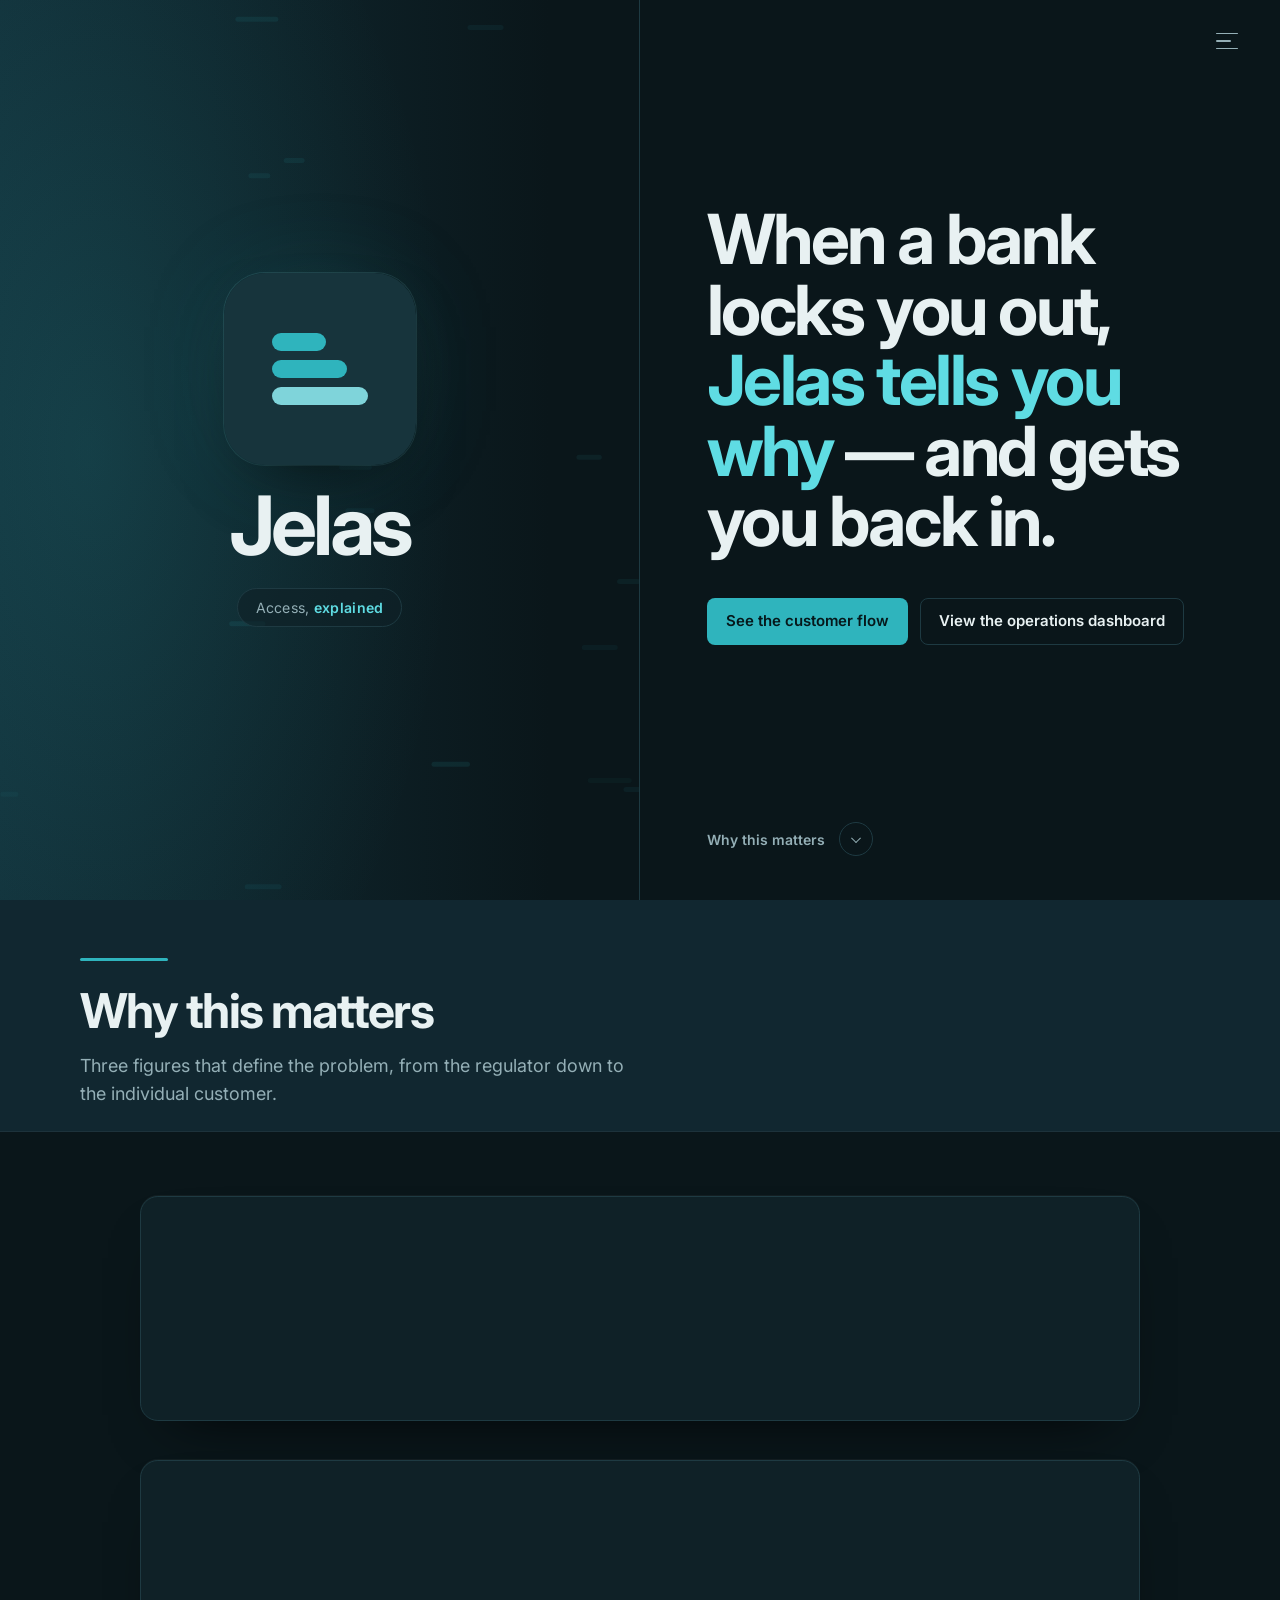
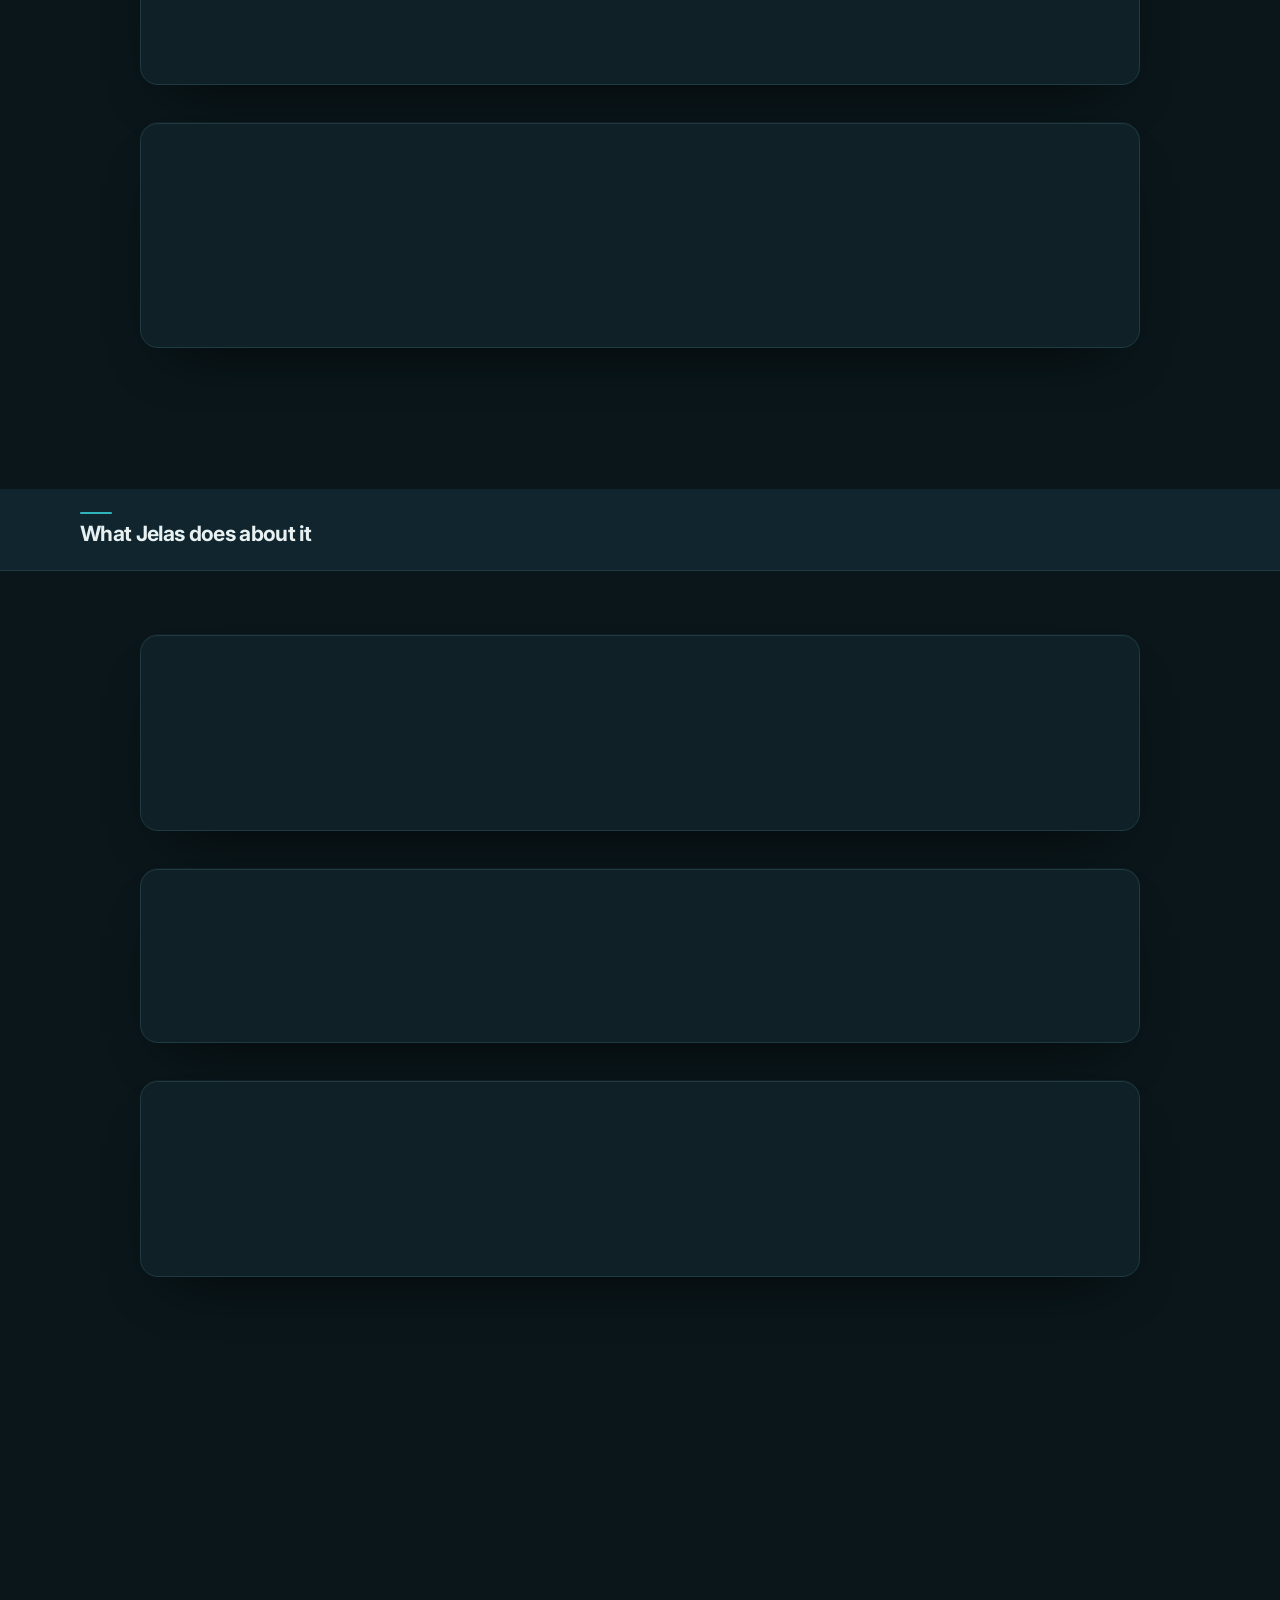
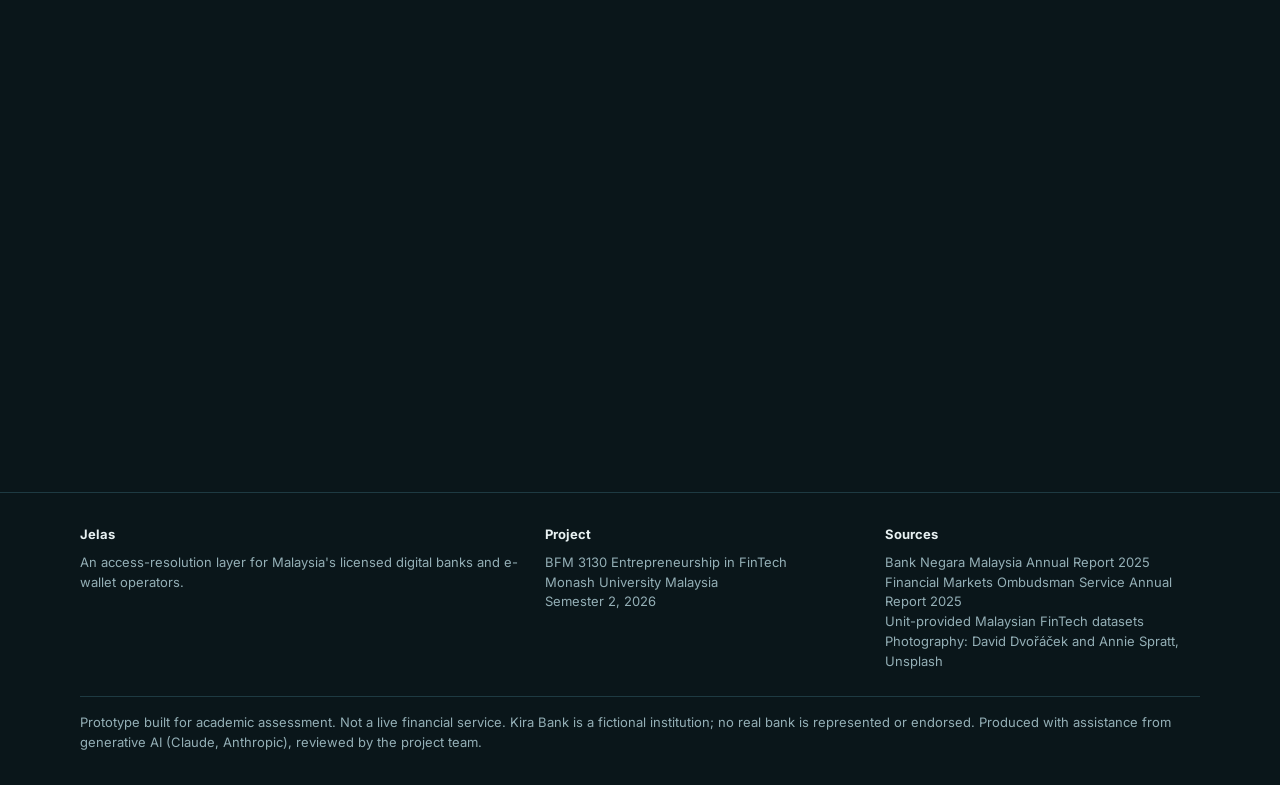
<file: index.html>
<!DOCTYPE html>
<html lang="en">
<head>
<meta charset="utf-8">
<title>Jelas — Access, explained</title>
<meta http-equiv="refresh" content="0; url=frontend/index.html">
<link rel="canonical" href="frontend/index.html">
<style>
  body{font-family:Inter,Arial,system-ui,sans-serif;background:#F2F7F8;color:#0D2430;
       display:grid;place-items:center;height:100vh;margin:0;text-align:center}
  a{color:#0E7C86}
</style>
</head>
<body>
  <p>Loading Jelas… <a href="frontend/index.html">Continue to the site</a></p>
  <script>location.replace('frontend/index.html');</script>
</body>
</html>
</file>
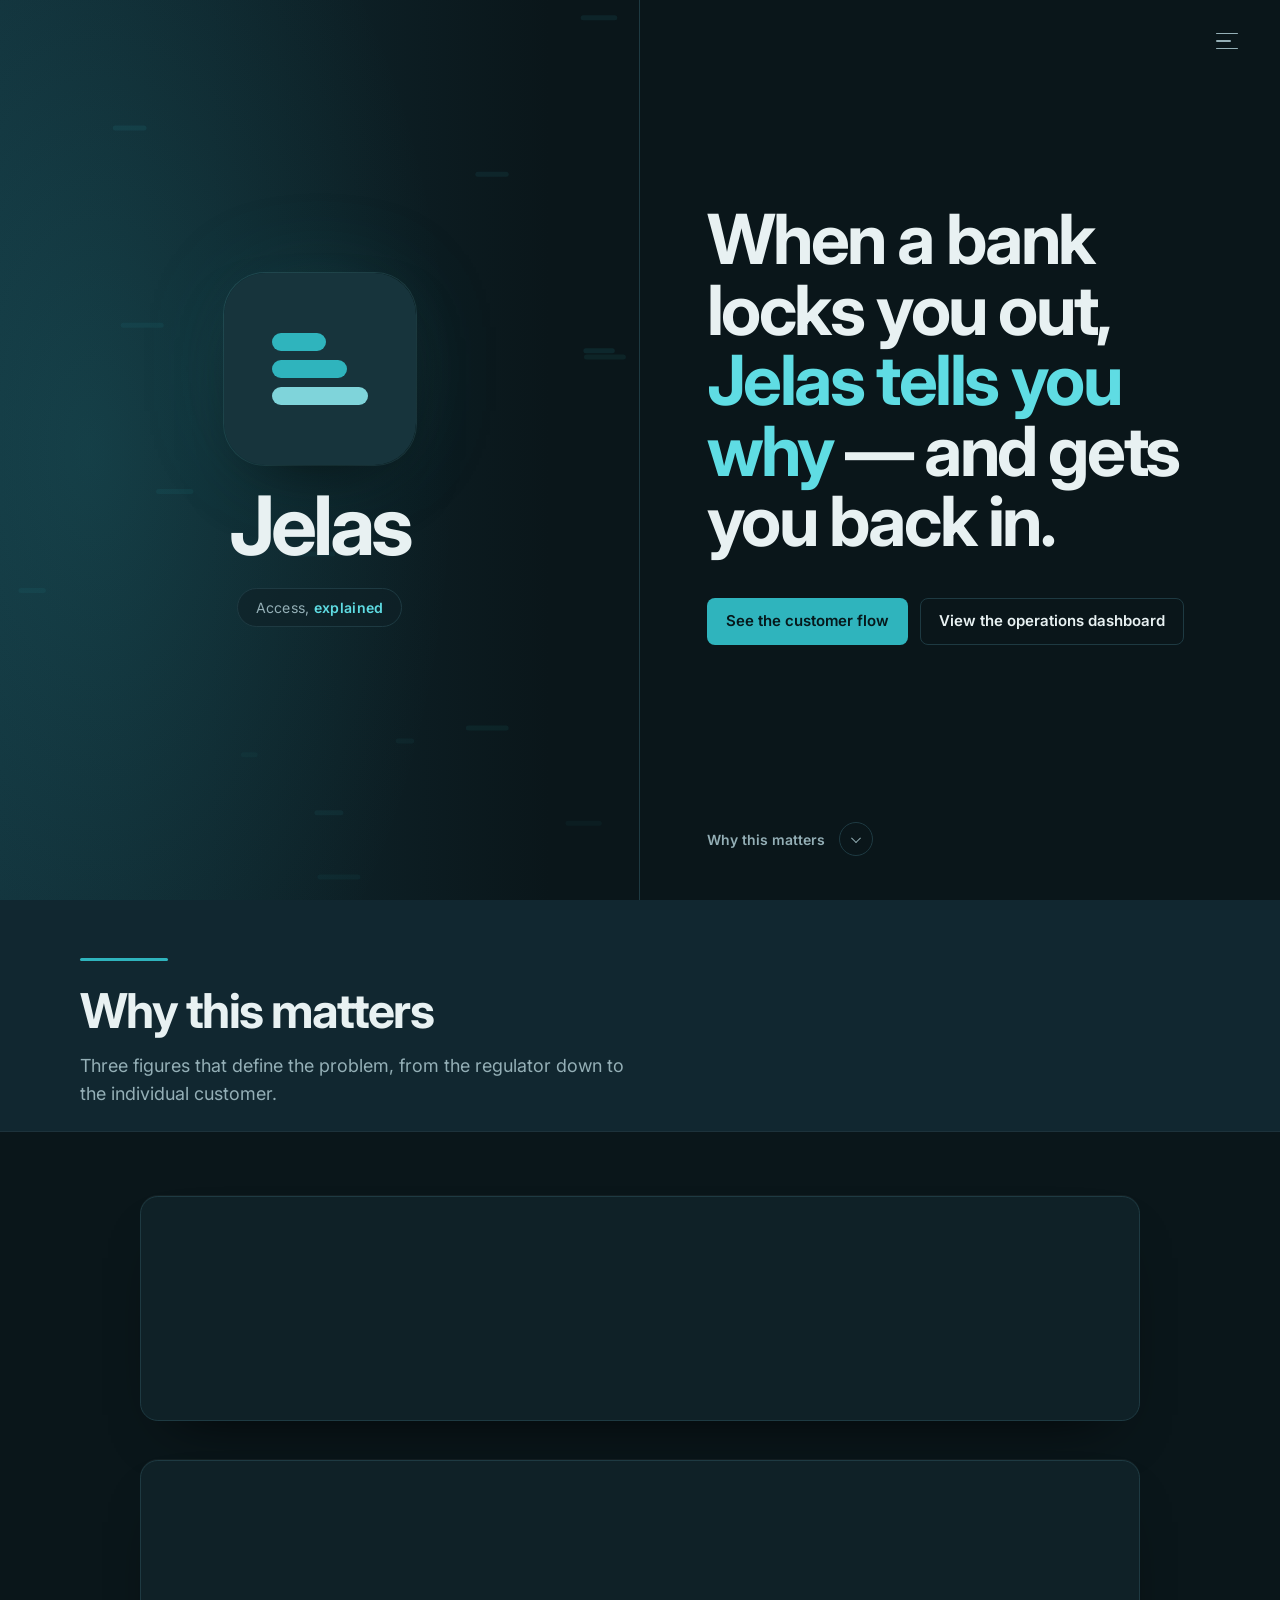
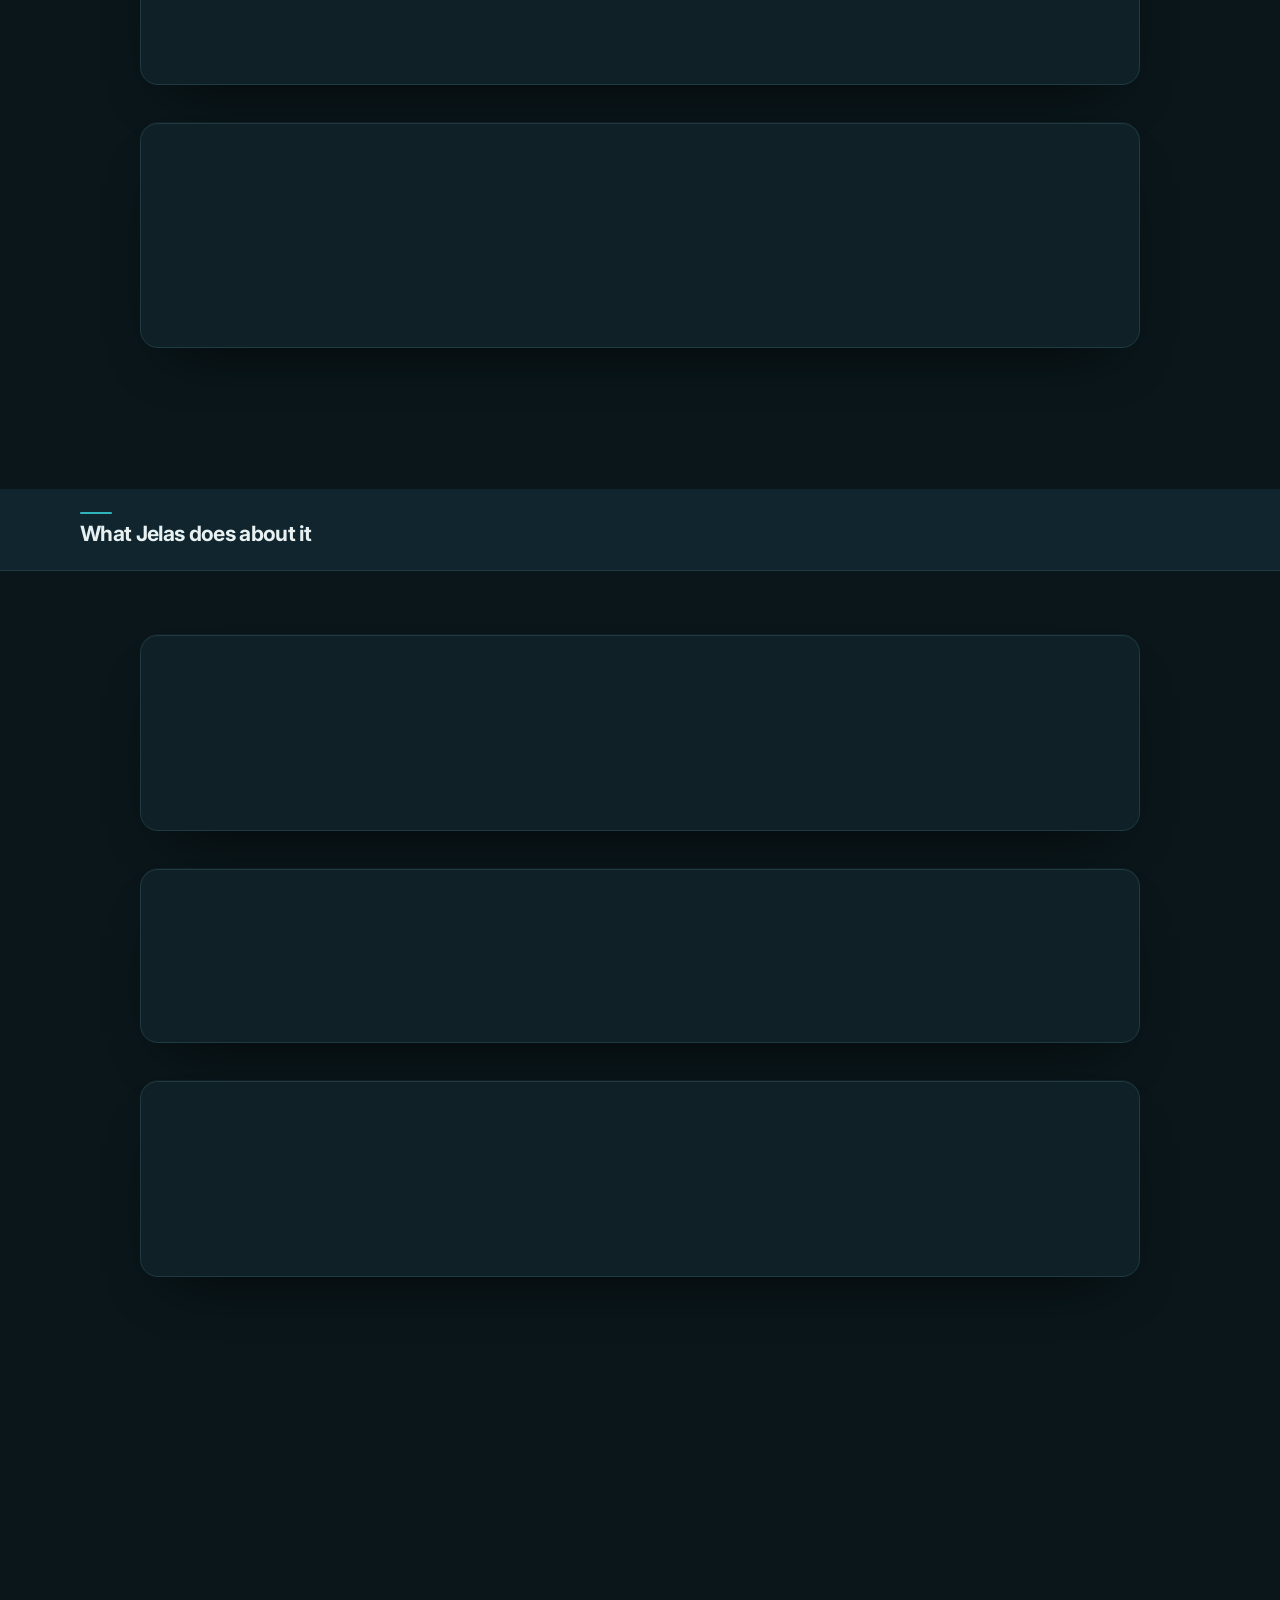
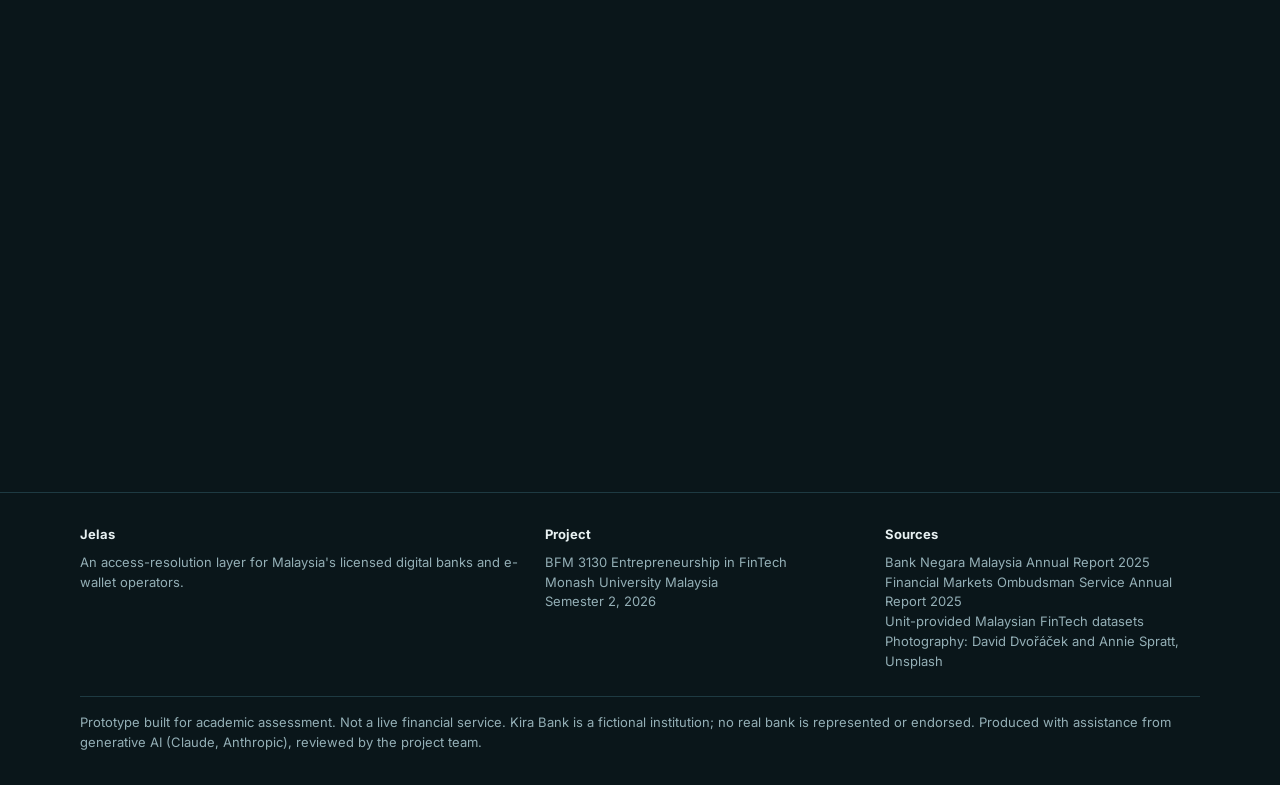
<file: frontend/index.html>
<!DOCTYPE html>
<html lang="en">
<head>
<meta charset="utf-8">
<meta name="viewport" content="width=device-width, initial-scale=1, viewport-fit=cover">
<title>Jelas — Access, explained</title>
<meta name="description" content="Jelas is an access-resolution layer for Malaysian digital banks. When automated controls lock out a legitimate customer, Jelas explains why and gets them back in.">
<link rel="icon" href="assets/jelas-mark.svg">
<link rel="preconnect" href="https://fonts.googleapis.com">
<link rel="preconnect" href="https://fonts.gstatic.com" crossorigin>
<link href="https://fonts.googleapis.com/css2?family=Inter:wght@400;500;600;700&family=Plus+Jakarta+Sans:wght@400;500;600;700;800&family=Space+Grotesk:wght@500;600;700&family=IBM+Plex+Mono:wght@500;600&display=swap" rel="stylesheet">
<link rel="stylesheet" href="assets/styles.css">
</head>
<body>

<header class="site-head">
  <div class="wrap">
    <a class="brand" href="#home">
      <svg viewBox="0 0 64 64" width="30" height="30" aria-hidden="true">
        <rect width="64" height="64" rx="14" fill="#17343C"/>
        <rect x="16" y="20" width="18" height="6" rx="3" fill="#0E7C86" opacity=".38"/>
        <rect x="16" y="29" width="25" height="6" rx="3" fill="#0E7C86" opacity=".66"/>
        <rect x="16" y="38" width="32" height="6" rx="3" fill="#2FA7B0"/>
      </svg>
      <b>Jelas</b>
    </a>
    <button class="nav-toggle" type="button" aria-expanded="false" aria-controls="site-nav" aria-label="Open menu">
      <span></span><span></span><span></span>
    </button>
    <nav class="site-nav" id="site-nav" aria-label="Main">
      <a href="#problem">The problem</a>
      <a href="#how">How it works</a>
      <a href="#banks">For institutions</a>
      <a href="#research">Research</a>
      <a href="#about">About</a>
    </nav>
  </div>
</header>

<main>

<!-- ============ 1. HOME ============ -->
<div class="page" id="page-home" data-title="Access, explained">
  <section class="hero hero-split">
    <div class="hero-brand drift-host">
      <canvas class="drift" data-count="16" aria-hidden="true"></canvas>
      <div class="hero-brand-inner">
        <svg class="hero-mark" viewBox="0 0 64 64" aria-hidden="true">
          <rect width="64" height="64" rx="14" fill="#17343C"/>
          <rect class="b" x="16" y="20" width="18" height="6" rx="3" fill="#2FB4BD" opacity=".40"/>
          <rect class="b b2" x="16" y="29" width="25" height="6" rx="3" fill="#2FB4BD" opacity=".70"/>
          <rect class="b b3" x="16" y="38" width="32" height="6" rx="3" fill="#7FD4DA"/>
        </svg>
        <div class="brand-word">Jelas</div>
        <div class="brand-pill">Access, <strong>explained</strong></div>
      </div>
    </div>
    <div class="hero-claim">
      <div class="hero-claim-inner">
        <h1 class="display">When a bank locks you out, <strong>Jelas tells you why</strong> &mdash; and gets you back in.</h1>
        <div class="btn-row">
          <a class="btn btn-primary" href="#d1">See the customer flow</a>
          <a class="btn btn-ghost" href="#b1">View the operations dashboard</a>
        </div>
      </div>
      <button class="head-cue" type="button" data-scroll><span>Why this matters</span><i></i></button>
    </div>
  </section>

  <div class="chapter">
  <div class="chapter-sentinel" aria-hidden="true"></div>
<div class="chapter-head">
    <div class="wrap">
      <div class="divider-rule"></div>
      <h2 class="divider-head">Why this matters</h2>
      <p class="divider-sub">Three figures that define the problem, from the regulator down to the individual customer.</p>
    </div>
  </div>

  
  <div class="cards">
    <article class="card-slide" style="--i:0">
      <div class="wrap pt-grid reveal">
      <div class="pt-left"><div class="pt-fig"><span data-count="2.8" data-pre="RM" data-post="b" data-dec="1">RM0b</span></div></div>
      <div class="pt-right">
        <h2>Malaysia lost RM2.8 billion to scams last year.</h2>
        <p>RM2.8 billion lost, RM1.2 billion averted by automated controls acting on live accounts. Those controls are necessary. They are also why legitimate customers get locked out.</p>
      </div>
    </div>
    </article>
    <article class="card-slide" style="--i:1">
      <div class="wrap pt-grid reveal">
      <div class="pt-left"><div class="pt-fig"><span data-count="11431">0</span></div></div>
      <div class="pt-right">
        <h2>Eleven thousand complaints reached the Ombudsman.</h2>
        <p>The Financial Markets Ombudsman handled 11,431 new complaints in 2025, unauthorised transactions among the most common. It is a last resort, so that number is a floor.</p>
      </div>
    </div>
    </article>
    <article class="card-slide is-last" style="--i:2">
      <div class="wrap pt-grid reveal">
      <div class="pt-left"><div class="pt-fig pt-fig-wide"><span>26<i>/</i>71</span></div></div>
      <div class="pt-right">
        <h2>Twenty-six customers, locked out with no reason given.</h2>
        <p>We coded 71 public reviews of Malaysian fintech apps. Twenty-six described a customer denied access with no explanation and no way to resolve it, across 18 companies.</p>
      </div>
    </div>
    </article>
  </div>
  
  </div>
<div class="chapter">
  <div class="chapter-sentinel" aria-hidden="true"></div>
<div class="chapter-head">
    <div class="wrap">
      <div class="divider-rule"></div>
      <h2 class="divider-head">What Jelas does about it</h2>
      <p class="divider-sub">Three things, in the order a case moves through them.</p>
    </div>
  </div>

  
  <div class="cards">
    <article class="card-slide" style="--i:0">
      <div class="wrap pt-grid reveal">
      <div class="pt-left"><div class="pt-icon"><div class="plate"><svg viewBox="0 0 32 32" width="26" height="26" aria-hidden="true"><path d="M5 7a3 3 0 0 1 3-3h16a3 3 0 0 1 3 3v12a3 3 0 0 1-3 3H13l-6 5v-5a2 2 0 0 1-2-2Z" fill="none" stroke="#0E7C86" stroke-width="2.2" stroke-linejoin="round"/><rect x="10" y="10" width="12" height="2.2" rx="1.1" fill="#0E7C86"/><rect x="10" y="14.5" width="7" height="2.2" rx="1.1" fill="#0E7C86" opacity=".5"/></svg></div></div></div>
      <div class="pt-right">
        <h2>Jelas explains the restriction.</h2>
        <p>A plain-language reason at the moment access is withheld, built from the institution's own systems. A first-party funding rule becomes "your account needs one deposit from an account in your own name".</p>
      </div>
    </div>
    </article>
    <article class="card-slide" style="--i:1">
      <div class="wrap pt-grid reveal">
      <div class="pt-left"><div class="pt-icon"><div class="plate"><svg viewBox="0 0 32 32" width="26" height="26" aria-hidden="true"><path d="M27 16a11 11 0 1 1-3.6-8.1" fill="none" stroke="#0E7C86" stroke-width="2.4" stroke-linecap="round"/><path d="M27 4v6h-6" fill="none" stroke="#0E7C86" stroke-width="2.4" stroke-linecap="round" stroke-linejoin="round"/><path d="m11.5 16.5 3 3 6-6.5" fill="none" stroke="#0E7C86" stroke-width="2.4" stroke-linecap="round" stroke-linejoin="round"/></svg></div></div></div>
      <div class="pt-right">
        <h2>Then it resolves it.</h2>
        <p>A self-serve route back in for the failures that generate the most support contacts: an unfunded account, a new device, a code that never arrived.</p>
      </div>
    </div>
    </article>
    <article class="card-slide is-last" style="--i:2">
      <div class="wrap pt-grid reveal">
      <div class="pt-left"><div class="pt-icon"><div class="plate"><svg viewBox="0 0 32 32" width="26" height="26" aria-hidden="true"><path d="M16 4 28 10l-12 6L4 10Z" fill="none" stroke="#0E7C86" stroke-width="2.2" stroke-linejoin="round"/><path d="m4 16 12 6 12-6" fill="none" stroke="#0E7C86" stroke-width="2.2" stroke-linecap="round" stroke-linejoin="round" opacity=".55"/><path d="m4 22 12 6 12-6" fill="none" stroke="#0E7C86" stroke-width="2.2" stroke-linecap="round" stroke-linejoin="round" opacity=".3"/></svg></div></div></div>
      <div class="pt-right">
        <h2>And it keeps the record.</h2>
        <p>Every case stores what was restricted, why, what the customer was told, and how long it took. A defensible file for complaint handling and conduct reporting.</p>
      </div>
    </div>
    </article>
  </div>
  
  </div>
<section class="band">
    <div class="wrap">
      <div class="claim reveal"><p><span>Jelas never makes or overrides the risk decision.</span><span>It handles what happens next.</span></p></div>
      <div class="btn-row reveal" style="justify-content:center;margin-top:var(--space-8)">
        <a class="btn btn-primary" href="#d1">Walk through a real case</a>
        <a class="btn btn-ghost" href="#banks">See what it costs</a>
      </div>

      <div class="getapp reveal">
        <a class="qr" href="https://jelas.vercel.app" target="_blank" rel="noopener">
          <img src="assets/jelas-qr.svg" alt="QR code linking to the Jelas app at jelas.vercel.app" width="200" height="200">
        </a>
        <div class="getapp-copy">
          <h3>Get the Jelas app</h3>
          <p>Scan the code, or open <a href="https://jelas.vercel.app" target="_blank" rel="noopener">jelas.vercel.app</a>. It runs in the browser &mdash; nothing to install.</p>
        </div>
      </div>
    </div>
  </section>
</div>

<!-- ============ 2. PROBLEM ============ -->
<div class="page" id="page-problem" data-title="The problem">
  <section class="page-head drift-host">
    <canvas class="drift" data-count="20" aria-hidden="true"></canvas>
    <div class="wrap head-split">
      <div class="head-copy">
      <h1 class="display two-line"><span>The controls are working.</span><span>That is the problem.</span></h1>
      <p class="lead">Automated fraud, anti-money-laundering and identity controls are correct far more often than not. When they misfire, the customer is locked out of their own money with no reason given and nobody to ask.</p>
      </div>
      <figure class="head-art head-photo">
        <picture>
          <source srcset="assets/art-problem.webp" type="image/webp">
          <img src="assets/art-problem.jpg" alt="Two people completing a payment between phones at a counter" width="1200" height="980" loading="lazy" decoding="async">
        </picture>
        <figcaption>Photo: <a href="https://unsplash.com/photos/QiPe0UpC0_U" rel="noopener">David Dvo&#345;&#225;&#269;ek</a>, Unsplash</figcaption>
      </figure>
    </div>
    <button class="head-cue" type="button" data-scroll><span>See the evidence</span><i></i></button>
  </section>

  <section class="divider reveal">
    <div class="wrap">
      <div class="divider-rule"></div>
      <h2 class="divider-head">Three layers of evidence</h2>
      <p class="divider-sub">From the national picture, to the complaints that escalate, to what it looks like to one person.</p>
    </div>
  </section>

  <section class="band pt subtle">
    <div class="wrap pt-grid wide reveal">
      <div class="pt-right">
        <h2>The national picture</h2>
        <p>Bank Negara Malaysia recorded RM2.8 billion in scam losses in 2025 and RM1.2 billion averted. Every intervention is a control acting on a live account.</p>
      </div>
      <div class="pt-visual">
        <div class="bars">
          <div class="bar"><div class="val">RM2.8b</div><div class="fill" style="height:100%;background:var(--status-restricted)"></div><div class="lab">Lost to scams</div></div>
          <div class="bar"><div class="val">RM1.2b</div><div class="fill" style="height:43%;background:var(--status-resolved)"></div><div class="lab">Averted by controls</div></div>
        </div>
      </div>
    </div>
  </section>

  <section class="band pt">
    <div class="wrap pt-grid wide reveal">
      <div class="pt-right">
        <h2>The complaints that escalate</h2>
        <p>The Financial Markets Ombudsman handled 11,431 new complaints in 2025. It is a last resort, so that figure is a floor.</p>
        <p class="pt-note">Nobody publishes the two bands above it. That gap is why we ran a survey.</p>
      </div>
      <div class="pt-visual">
        <div class="funnel">
          <div class="f1">Access incidents &mdash; unmeasured</div>
          <div class="f2">Support contacts &mdash; unmeasured</div>
          <div class="f3">11,431 formal complaints</div>
        </div>
      </div>
    </div>
  </section>

  <section class="band pt subtle">
    <div class="wrap reveal">
      <h2 style="max-width:20ch">What it looks like to a customer</h2>
      <p class="muted measure" style="margin-top:var(--space-4);font-size:17px">We coded 71 public reviews of Malaysian fintech apps. Twenty-six described a customer denied access with no explanation and no route to resolution, across 18 companies and ten segments.</p>
      <div class="cols cols-3" style="margin-top:var(--space-8)">
        <div class="quote"><p>Changed the password and the account locked. Balance still showing, cannot touch it. Called support three times.</p><div class="who">E-wallet user, February 2026</div></div>
        <div class="quote"><p>Account frozen with no reason given. Told it would take three to five working days, possibly longer.</p><div class="who">Payment app user, July 2026</div></div>
        <div class="quote"><p>Changed phone and now cannot get the verification code. There is no way to recover the account.</p><div class="who">Digital bank customer, May 2026</div></div>
      </div>
      <p class="pt-note">Reviews paraphrased from the coded evidence register. Companies not named.</p>
    </div>
  </section>

  <section class="band">
    <div class="wrap">
      <div class="claim reveal"><p><span>Every vendor in this market sells better detection.</span><span>Nobody sells what happens after detection is wrong.</span></p></div>
    </div>
  </section>
</div>

<!-- ============ 3. HOW IT WORKS ============ -->
<div class="page" id="page-how" data-title="How it works">
  <section class="page-head drift-host">
    <canvas class="drift" data-count="20" aria-hidden="true"></canvas>
    <div class="wrap head-split">
      <div class="head-copy">
      <h1 class="display">Jelas sits between the institution's controls and its customer.</h1>
      <p class="lead">It reads the output of systems already running. It never writes to them, and it never changes a decision.</p>
      </div>
      <div class="head-art" aria-hidden="true">
        <svg viewBox="0 0 520 300" role="img">
          <rect x="14" y="70" width="140" height="160" rx="20" fill="var(--surface-subtle)" stroke="var(--border)"/>
          <rect x="42" y="108" width="52" height="9" rx="4.5" fill="var(--ink-muted)" opacity=".45"/>
          <rect x="42" y="128" width="84" height="9" rx="4.5" fill="var(--ink-muted)" opacity=".32"/>
          <rect x="42" y="148" width="38" height="9" rx="4.5" fill="var(--ink-muted)" opacity=".45"/>
          <rect x="42" y="168" width="70" height="9" rx="4.5" fill="var(--ink-muted)" opacity=".28"/>

          <path d="M166 150h34" stroke="var(--teal-600)" stroke-width="2.5" stroke-linecap="round" opacity=".55"/>
          <path d="m193 143 8 7-8 7" fill="none" stroke="var(--teal-600)" stroke-width="2.5"
                stroke-linecap="round" stroke-linejoin="round" opacity=".55"/>

          <rect x="212" y="102" width="96" height="96" rx="24" fill="var(--teal-100)" stroke="var(--teal-600)" stroke-opacity=".45"/>
          <rect x="240" y="126" width="26" height="9" rx="4.5" fill="var(--teal-600)" opacity=".4"/>
          <rect x="240" y="145" width="36" height="9" rx="4.5" fill="var(--teal-600)" opacity=".7"/>
          <rect x="240" y="164" width="44" height="9" rx="4.5" fill="var(--teal-600)"/>

          <path d="M320 150h34" stroke="var(--teal-600)" stroke-width="2.5" stroke-linecap="round" opacity=".55"/>
          <path d="m347 143 8 7-8 7" fill="none" stroke="var(--teal-600)" stroke-width="2.5"
                stroke-linecap="round" stroke-linejoin="round" opacity=".55"/>

          <rect x="366" y="70" width="140" height="160" rx="20" fill="var(--surface)" stroke="var(--teal-600)" stroke-opacity=".3"/>
          <rect x="394" y="110" width="84" height="10" rx="5" fill="var(--ink)" opacity=".92"/>
          <rect x="394" y="130" width="68" height="10" rx="5" fill="var(--ink)" opacity=".92"/>
          <rect x="394" y="166" width="84" height="26" rx="9" fill="var(--teal-600)"/>

          <text x="14" y="262" fill="var(--ink-muted)" font-family="Inter, sans-serif" font-size="13">System output</text>
          <text x="260" y="262" text-anchor="middle" fill="var(--teal-600)" font-family="Inter, sans-serif" font-size="13" font-weight="600">Jelas</text>
          <text x="366" y="262" fill="var(--ink-muted)" font-family="Inter, sans-serif" font-size="13">Plain language</text>
        </svg>
      </div>
    </div>
    <button class="head-cue" type="button" data-scroll><span>See how it works</span><i></i></button>
  </section>

  <section class="band tight">
    <div class="wrap reveal">
      <div class="arch">
        <div class="node">
          <h3>Existing systems</h3>
          <ul><li>Fraud engine</li><li>AML monitoring</li><li>eKYC and identity</li></ul>
        </div>
        <div class="arrow" aria-hidden="true">&rarr;</div>
        <div class="node mid">
          <h3 style="color:#fff;display:flex;align-items:center;gap:8px"><svg class="spin" viewBox="0 0 64 64" width="16" height="16" aria-hidden="true"><circle cx="32" cy="32" r="27" fill="none" stroke="#4FBCC4" stroke-width="5" stroke-dasharray="40 130" stroke-linecap="round"/></svg>Jelas</h3>
          <ul><li>Reason-code translation</li><li>Recovery flow</li><li>False-positive triage</li><li>Audit log</li></ul>
        </div>
        <div class="arrow" aria-hidden="true">&rarr;</div>
        <div class="node">
          <h3>Customer</h3>
          <ul><li>Explanation</li><li>Self-serve recovery</li><li>Case tracking</li></ul>
        </div>
      </div>
      <p class="pt-note" style="text-align:center">The restriction decision stays with the institution. Jelas manages the consequence.</p>
    </div>
  </section>

  <section class="divider reveal">
    <div class="wrap">
      <div class="divider-rule"></div>
      <h2 class="divider-head">Four things it does</h2>
      <p class="divider-sub">Each one maps to a failure that appears in the coded evidence register.</p>
    </div>
  </section>

  <section class="band pt ">
    <div class="wrap pt-grid reveal">
      <div class="pt-left"><div class="pt-step">01</div></div>
      <div class="pt-right">
        <h2>Explained restrictions</h2>
        <p>The customer sees a plain-language reason and an expected resolution window at the moment of restriction. No jargon reaches them: an AML velocity flag becomes "we need to confirm a recent transfer".</p>
      </div>
    </div>
  </section>
  <section class="band pt subtle">
    <div class="wrap pt-grid reveal">
      <div class="pt-left"><div class="pt-step">02</div></div>
      <div class="pt-right">
        <h2>Self-serve recovery</h2>
        <p>Guided routes for an unfunded new account, a changed device, a lapsed number and a code that never arrived. Identity checks step up in proportion to the risk of the case.</p>
      </div>
    </div>
  </section>
  <section class="band pt ">
    <div class="wrap pt-grid reveal">
      <div class="pt-left"><div class="pt-step">03</div></div>
      <div class="pt-right">
        <h2>False-positive triage</h2>
        <p>Each restriction is scored on how likely it is to be a legitimate customer caught by a correct rule. Low-risk cases route to expedited review without touching the AML decision.</p>
      </div>
    </div>
  </section>
  <section class="band pt subtle">
    <div class="wrap pt-grid reveal">
      <div class="pt-left"><div class="pt-step">04</div></div>
      <div class="pt-right">
        <h2>Conduct audit trail</h2>
        <p>Every case records what was restricted, why, what the customer was told, and how long resolution took &mdash; a defensible file for complaint handling and conduct reporting.</p>
      </div>
    </div>
  </section>

  <section class="band tight">
    <div class="wrap reveal">
      <div class="claim"><p><span>No control is removed. No decision is overridden.</span><span>No compliance re-approval is triggered.</span></p></div>
      <p class="pt-note measure" style="margin-top:var(--space-8)">This prototype is a working click-through built as static HTML, CSS and a small JavaScript router. A production build would use a React frontend, a Python service layer reading fraud and KYC systems over REST APIs, and an append-only case store. No customer data is processed here and no live system is connected.</p>
    </div>
  </section>
</div>

<!-- ============ 4. FOR INSTITUTIONS ============ -->
<div class="page" id="page-banks" data-title="For institutions">
  <section class="page-head drift-host">
    <canvas class="drift" data-count="20" aria-hidden="true"></canvas>
    <div class="wrap head-split">
      <div class="head-copy">
      <h1 class="display">You already pay for every lockout. You pay twice.</h1>
      <p class="lead">A restricted customer contacts support an average of 2.5 times before the case closes. At RM7.79 per contact, an institution with 480,000 customers spends around RM140,000 a year handling access failures &mdash; before counting the customers who leave.</p>
      </div>
      <figure class="head-art head-photo">
        <picture>
          <source srcset="assets/art-institutions.webp" type="image/webp">
          <img src="assets/art-institutions.jpg" alt="An operations team working at laptops around a shared table" width="1200" height="980" loading="lazy" decoding="async">
        </picture>
        <figcaption>Photo: <a href="https://unsplash.com/photos/dWYU3i-mqEo" rel="noopener">Annie Spratt</a>, Unsplash</figcaption>
      </figure>
    </div>
    <button class="head-cue" type="button" data-scroll><span>See what it costs</span><i></i></button>
  </section>

  <section class="band pt subtle">
    <div class="wrap pt-grid wide reveal">
      <div class="pt-right">
        <h2>What a mid-sized institution avoids</h2>
        <p>Contact cost is derived from published Malaysian salary data. Churn, deposit outflow and regulatory escalation are excluded, so the figure is conservative.</p>
      </div>
      <div class="pt-visual">
        <div class="table-wrap" style="background:var(--surface)">
          <table>
            <tbody>
              <tr><td>Access incidents per year</td><td class="num">7,200</td></tr>
              <tr><td>Support contacts generated</td><td class="num">18,000</td></tr>
              <tr><td>Cost of handling them</td><td class="num">RM140,220</td></tr>
              <tr><td>Jelas subscription and usage</td><td class="num">RM44,640</td></tr>
              <tr class="total"><td>Net operational saving</td><td class="num">RM95,580</td></tr>
            </tbody>
          </table>
        </div>
      </div>
    </div>
  </section>

  <section class="divider reveal">
    <div class="wrap">
      <div class="divider-rule"></div>
      <h2 class="divider-head">Pricing</h2>
      <p class="divider-sub">A platform subscription tiered by customer base, plus RM1.20 for each case resolved.</p>
    </div>
  </section>

  <section class="band tight">
    <div class="wrap reveal">
      <div class="tiers">
        <div class="tier"><div class="name">Tier 1</div><div class="price">RM1,800</div><div class="band">Under 250,000 customers</div></div>
        <div class="tier on"><div class="name">Tier 2</div><div class="price">RM3,000</div><div class="band">250,000 to 1 million</div><span class="flag">Reference tier</span></div>
        <div class="tier"><div class="name">Tier 3</div><div class="price">RM6,000</div><div class="band">1 to 5 million</div></div>
        <div class="tier"><div class="name">Tier 4</div><div class="price">RM12,000</div><div class="band">Over 5 million</div></div>
      </div>
      <p class="pt-note">Per month. One-off integration fee RM25,000. Eight-week paid pilot RM15,000.</p>
    </div>
  </section>

  <section class="band pt subtle">
    <div class="wrap pt-grid wide reveal">
      <div class="pt-right">
        <h2>Why we price this way</h2>
        <p>Enterprise regulatory-technology pricing is not published, so there is no benchmark to copy. We priced against what the institution avoids: roughly a third of the operational cost Jelas removes.</p>
      </div>
      <div class="pt-visual">
        <div class="cols cols-2">
          <div class="tile"><div class="k">Value captured</div><div class="v">32%</div><div class="s">Of avoided operational cost</div></div>
          <div class="tile"><div class="k">Return to the institution</div><div class="v">3.1&times;</div><div class="s">Cost avoided against billed</div></div>
        </div>
      </div>
    </div>
  </section>

  <section class="divider reveal">
    <div class="wrap">
      <div class="divider-rule"></div>
      <h2 class="divider-head">How we compete</h2>
      <p class="divider-sub">Three reasons an institution buys this rather than extending an existing contract.</p>
    </div>
  </section>

  <section class="band pt">
    <div class="wrap pt-grid reveal">
      <div class="pt-left"><div class="pt-step">01</div></div>
      <div class="pt-right">
        <h2>Detection vendors are paid to flag risk</h2>
        <p>CTOS Digital, Experian, GBG, Innov8tif and Tookitaki all compete on finding problems. None sells the resolution of the access denial their systems produce.</p>
      </div>
    </div>
  </section>

  <section class="band pt subtle">
    <div class="wrap pt-grid reveal">
      <div class="pt-left"><div class="pt-step">02</div></div>
      <div class="pt-right">
        <h2>We integrate, we do not replace</h2>
        <p>Jelas reads the fraud, AML and eKYC systems an institution already runs. No control is removed and no compliance re-approval is triggered.</p>
      </div>
    </div>
  </section>

  <section class="band pt">
    <div class="wrap pt-grid reveal">
      <div class="pt-left"><div class="pt-step">03</div></div>
      <div class="pt-right">
        <h2>Eight weeks, not eighteen months</h2>
        <p>A paid pilot with agreed success metrics before any annual contract. Enterprise procurement is the barrier in this market; a small scoped pilot is the way through it.</p>
      </div>
    </div>
  </section>

  <section class="band tight">
    <div class="wrap reveal" style="text-align:center">
      <div class="btn-row" style="justify-content:center">
        <a class="btn btn-primary" href="#b1">See the operations dashboard</a>
        <a class="btn btn-ghost" href="#d1">Walk through a case</a>
      </div>
    </div>
  </section>
</div>

<!-- ============ 5. RESEARCH ============ -->
<div class="page" id="page-research" data-title="Research">
  <section class="page-head drift-host">
    <canvas class="drift" data-count="20" aria-hidden="true"></canvas>
    <div class="wrap">
      <h1 class="display">We asked 120 Malaysians what happens when a bank locks them out.</h1>
      <p class="note" style="margin-top:var(--space-4)">120 respondents · Google Forms · fielded October 2026 · ages 18 to 65+ · urban 43%, suburban 31%, rural 26% · every respondent uses a banking or e-wallet app, 63% of them at least several times a week</p>
    </div>
  </section>

  <section class="band tight subtle">
    <div class="wrap cols cols-4 reveal-group">
      <div class="finding"><div class="fig">66%</div><p>have been locked out of a financial app in the past 12 months</p></div>
      <div class="finding"><div class="fig">25%</div><p>were frozen with no reason given &mdash; the single largest cause</p></div>
      <div class="finding"><div class="fig">1&ndash;2 weeks</div><p>median time to regain access</p></div>
      <div class="finding"><div class="fig">78%</div><p>had to contact their provider to get back in</p></div>
    </div>
  </section>

  <section class="band tight">
    <div class="wrap">
      <h2>What the findings changed</h2>
      <div class="table-wrap" style="margin-top:var(--space-4)">
        <table>
          <thead><tr><th>Before the survey</th><th>After</th></tr></thead>
          <tbody>
            <tr><td>Incidence assumed at 1.5% of accounts a year, unvalidated</td><td>66% of respondents locked out at least once in 12 months, across every provider they use</td></tr>
            <tr><td>Four capabilities weighted equally</td><td>Explanation prioritised &mdash; &ldquo;frozen with no reason given&rdquo; is the largest single cause at 25%</td></tr>
            <tr><td>Resolution time unknown</td><td>Median 1&ndash;2 weeks; 53% waited over a week or were never resolved</td></tr>
            <tr><td>Self-serve recovery assumed viable</td><td>Only 13% fixed it inside the app; 78% had to call, email or visit a branch</td></tr>
          </tbody>
        </table>
      </div>
      <p class="muted measure" style="margin-top:var(--space-6)">The first finding needs care. The survey counts <em>people</em> locked out at least once in twelve months, across every provider they hold. The financial model counts <em>incidents per account per year at one institution</em>, modelled as a band between 0.8% and 2.5%. They are different denominators, so 66% does not replace 1.5%. What the survey establishes is that the experience is common rather than marginal, which is the assumption the venture rests on.</p>
      <p class="note measure" style="margin-top:var(--space-4)">Limitations: the sample is self-selected and skews young, urban and student-heavy (35% aged 18&ndash;24, 43% urban, 28% students), so it measures incidence among respondents rather than national prevalence. Willingness to pay was not surveyed, because the paying customer is the institution rather than the end user.</p>
    </div>
  </section>
</div>

<!-- ============ 6. ABOUT ============ -->
<div class="page" id="page-about" data-title="About">
  <section class="page-head drift-host">
    <canvas class="drift" data-count="20" aria-hidden="true"></canvas>
    <div class="wrap head-split">
      <div class="head-copy">
        <h1 class="display">Built at Monash University Malaysia.</h1>
        <p class="lead">Jelas began as an individual project in BFM 3130: 71 public reviews of Malaysian fintech apps, coded one by one. Twenty-six described the same failure &mdash; a customer locked out of their own money, with no explanation and no way back. The group took the idea on, surveyed 120 Malaysians to find out how common it really is, and built the prototype you have just used.</p>
      </div>
      <figure class="head-art head-wave">
        <img src="assets/art-about.webp" alt="" width="1200" height="675" loading="lazy" decoding="async">
      </figure>
    </div>
    <button class="head-cue" type="button" data-scroll><span>Where the name came from</span><i></i></button>
  </section>

  <section class="divider reveal">
    <div class="wrap">
      <div class="divider-rule"></div>
      <h2 class="divider-head">The name</h2>
    </div>
  </section>

  <section class="band">
    <div class="wrap">
      <div class="claim reveal"><p><span>Jelas means clear.</span><span>That is the whole job, in one word.</span></p></div>
    </div>
  </section>

  <section class="band pt subtle">
    <div class="wrap reveal">
      <div class="namecopy">
        <h2>Why we took it</h2>
        <p class="lead">It is the word you reach for when something finally makes sense &mdash; when an explanation lands and the confusion lifts. Nobody has ever said <em>jelas</em> about a reason code.</p>
        <p>Because that is how banks speak. Risk scores, velocity flags, verification states. And when one of them fires, the person on the other end gets four words: <strong>transfer is unavailable</strong>. No cause, no timeline, no way forward.</p>
        <p>So we named the company after the thing we owe that person. Every screen has to pass one test: could someone read this while angry, confused and standing at a counter &mdash; and know exactly what happened and what to do next?</p>
        <p class="pt-note">If the answer is no, it is not finished.</p>
      </div>
    </div>
  </section>

  <section class="divider reveal">
    <div class="wrap">
      <div class="divider-rule"></div>
      <h2 class="divider-head">The team</h2>
    </div>
  </section>

  <section class="band">
    <div class="wrap">
      <div class="team reveal-group" style="margin-top:var(--space-8)">
        <figure class="person">
          <picture>
            <source srcset="assets/joseph-tan.webp" type="image/webp">
            <img src="assets/joseph-tan.jpg" alt="Joseph Tan" width="520" height="520" loading="lazy" decoding="async">
          </picture>
          <figcaption>
            <strong>Joseph Tan</strong>
            <span class="role">Chief Executive Officer</span>
          </figcaption>
        </figure>
        <figure class="person">
          <picture>
            <source srcset="assets/ambrose-law.webp" type="image/webp">
            <img src="assets/ambrose-law.jpg" alt="Ambrose Law" width="520" height="520" loading="lazy" decoding="async">
          </picture>
          <figcaption>
            <strong>Ambrose Law</strong>
            <span class="role">Chief Marketing Officer</span>
          </figcaption>
        </figure>
        <figure class="person">
          <picture>
            <source srcset="assets/lai-zi-yang.webp" type="image/webp">
            <img src="assets/lai-zi-yang.jpg" alt="Lai Zi Yang" width="520" height="520" loading="lazy" decoding="async">
          </picture>
          <figcaption>
            <strong>Lai Zi Yang</strong>
            <span class="role">Chief Financial Officer</span>
          </figcaption>
        </figure>
        <figure class="person">
          <picture>
            <source srcset="assets/soo-xing-qian.webp" type="image/webp">
            <img src="assets/soo-xing-qian.jpg" alt="Soo Xing Qian" width="520" height="520" loading="lazy" decoding="async">
          </picture>
          <figcaption>
            <strong>Soo Xingqian</strong>
            <span class="role">Chief Technology Officer</span>
          </figcaption>
        </figure>
        <figure class="person">
          <picture>
            <source srcset="assets/damien-lim.webp" type="image/webp">
            <img src="assets/damien-lim.jpg" alt="Damien Lim" width="520" height="520" loading="lazy" decoding="async">
          </picture>
          <figcaption>
            <strong>Damien Lim</strong>
            <span class="role">Chief Technology Officer</span>
          </figcaption>
        </figure>
        <figure class="person">
          <picture>
            <source srcset="assets/ting-yi-xiang.webp" type="image/webp">
            <img src="assets/ting-yi-xiang.jpg" alt="Ting Yi Xiang" width="520" height="520" loading="lazy" decoding="async">
          </picture>
          <figcaption>
            <strong>Ting Yi Xiang</strong>
            <span class="role">Chief Legal Officer</span>
          </figcaption>
        </figure>
      </div>
    </div>
  </section>

  <section class="band pt subtle">
    <div class="wrap pt-grid wide reveal">
      <div class="pt-right">
        <h2>Acknowledgements</h2>
        <p class="note">All content reviewed and verified by the team. Market data from Bank Negara Malaysia, the Financial Markets Ombudsman Service, and unit-provided Malaysian FinTech datasets. Survey data collected by the group. Team photographs supplied by the members themselves. Other photography by David Dvo&#345;&#225;&#269;ek and Annie Spratt via Unsplash, used under the Unsplash licence. Contact: hello@jelas.my</p>
      </div>
    </div>
  </section>
</div>

<div class="page" id="page-d1" data-title="Transfer unavailable">
  <div class="wrap backbar"><a href="#home">&larr; Back to site</a></div>
  <section class="band tight subtle" style="margin:0"><div class="wrap demo-grid">
    <div class="phone kira">
      <div class="status-bar" aria-hidden="true">
        <span class="t">9:14</span>
        <span class="icons">
          <svg viewBox="0 0 18 12" width="17" height="11"><rect x="0" y="8" width="3" height="4" rx="1"/><rect x="5" y="5.5" width="3" height="6.5" rx="1"/><rect x="10" y="3" width="3" height="9" rx="1"/><rect x="15" y="0" width="3" height="12" rx="1"/></svg>
          <svg viewBox="0 0 16 12" width="15" height="11"><path d="M8 11.2 5.6 8.6a3.4 3.4 0 0 1 4.8 0L8 11.2Zm0-5.1a6.6 6.6 0 0 0-4.7 2L1.6 6.3a9 9 0 0 1 12.8 0l-1.7 1.8A6.6 6.6 0 0 0 8 6.1Z"/></svg>
          <svg viewBox="0 0 26 12" width="24" height="11"><rect x="0.6" y="0.6" width="21" height="10.8" rx="3" fill="none" stroke="currentColor" stroke-width="1.2"/><rect x="2.4" y="2.4" width="15" height="7.2" rx="1.6"/><path d="M23.4 4.2v3.6a2.2 2.2 0 0 0 0-3.6Z"/></svg>
        </span>
      </div>
      <div class="phone-top">
        <span class="k-brand"><span class="k-dot"></span>Kira</span>
        <span class="inst">Personal</span>
      </div>
      <div class="k-bal">
        <div class="lab">Available balance</div>
        <div class="amt">RM 1,250.00</div>
      </div>
      <div class="k-row">
        <div class="k-act on">Transfer</div>
        <div class="k-act">Pay</div>
        <div class="k-act">Top up</div>
      </div>
      <h2 style="font-size:17px">Transfer to Lim Wei Jian</h2>
      <p style="font-size:13px">Maybank &middot; 5141 2290 8871</p>
      <div class="k-err">
        <b>Transfer is unavailable</b>
        <span>Please try again later.</span>
      </div>
      <a class="btn btn-k btn-stack" href="#d2">
        <span class="l1">Fix now</span>
        <span class="l2">by Jelas</span>
      </a>
      <span class="btn btn-k-ghost">Try again</span>
    </div>
    <div class="reveal in">
      <h2>Step 1 &mdash; What the bank shows today</h2>
      <p class="muted measure" style="margin-top:var(--space-4)">This is a real failure mode, reproduced. A newly opened digital bank account cannot send money out until it has received a deposit from an account in the same person's name. The control is correct: first-party funding verification is how banks keep accounts from being opened and sold on as money-mule accounts.</p>
      <p class="muted measure" style="margin-top:var(--space-3)">The customer is told none of that. They see four words and a suggestion to try again later. There is nothing to act on, so they call support &mdash; or they stop using the account.</p>
      <div class="claim" style="margin-top:var(--space-6);padding:var(--space-6)"><p style="font-size:19px"><span>The fix takes one RM10 transfer.</span><span>Almost nobody discovers it on their own.</span></p></div>
      <p class="note" style="margin-top:var(--space-4)">Kira Bank is a fictional institution created for this prototype. The scenario is drawn from a team member's operational experience at a Malaysian digital bank.</p>
    </div>
  </div></section>
</div>

<div class="page" id="page-d2" data-title="Why">
  <div class="wrap backbar"><a href="#home">&larr; Back to site</a></div>
  <section class="band tight subtle" style="margin:0"><div class="wrap demo-grid">
    <div class="phone">
      <div class="status-bar" aria-hidden="true">
        <span class="t">9:14</span>
        <span class="icons">
          <svg viewBox="0 0 18 12" width="17" height="11"><rect x="0" y="8" width="3" height="4" rx="1"/><rect x="5" y="5.5" width="3" height="6.5" rx="1"/><rect x="10" y="3" width="3" height="9" rx="1"/><rect x="15" y="0" width="3" height="12" rx="1"/></svg>
          <svg viewBox="0 0 16 12" width="15" height="11"><path d="M8 11.2 5.6 8.6a3.4 3.4 0 0 1 4.8 0L8 11.2Zm0-5.1a6.6 6.6 0 0 0-4.7 2L1.6 6.3a9 9 0 0 1 12.8 0l-1.7 1.8A6.6 6.6 0 0 0 8 6.1Z"/></svg>
          <svg viewBox="0 0 26 12" width="24" height="11"><rect x="0.6" y="0.6" width="21" height="10.8" rx="3" fill="none" stroke="currentColor" stroke-width="1.2"/><rect x="2.4" y="2.4" width="15" height="7.2" rx="1.6"/><path d="M23.4 4.2v3.6a2.2 2.2 0 0 0 0-3.6Z"/></svg>
        </span>
      </div>
      <div class="phone-top"><svg viewBox="0 0 64 64" width="22" height="22" aria-hidden="true"><rect width="64" height="64" rx="14" fill="#0D2430"/><rect x="16" y="20" width="18" height="6" rx="3" fill="#0E7C86" opacity=".38"/><rect x="16" y="29" width="25" height="6" rx="3" fill="#0E7C86" opacity=".66"/><rect x="16" y="38" width="32" height="6" rx="3" fill="#2FA7B0"/></svg><span class="inst">Kira Bank</span></div>
      <div class="steps"><i class="on"></i><i></i><i></i></div>
      <span class="chip chip-restricted">Transfers unavailable</span>
      <h2>Your account needs one deposit from your own account first</h2>
      <p>Before a new account can send money out, we have to confirm it belongs to you. The way we do that is to receive one transfer from another bank account in your own name.</p>
      <p style="color:var(--ink);font-weight:600">Nothing is wrong with your account, and your balance is untouched.</p>
      <p class="small">This is a one-time check. Once it clears, transfers work normally.</p>
      <a class="btn btn-primary" href="#d3">Show me how</a>
      <div class="handoff-note">
        <svg viewBox="0 0 64 64" width="13" height="13" aria-hidden="true"><rect width="64" height="64" rx="14" fill="#0D2430"/><rect x="16" y="29" width="25" height="6" rx="3" fill="#0E7C86"/><rect x="16" y="38" width="32" height="6" rx="3" fill="#2FA7B0"/></svg>
        Powered by Jelas
      </div>
    </div>
    <div class="reveal in">
      <h2>Step 2 &mdash; The same restriction, explained</h2>
      <p class="muted measure" style="margin-top:var(--space-4)">Nothing about the bank's decision has changed. The account is still restricted, the control still holds, and no rule has been relaxed. The only difference is that the customer now knows what happened and what it is for.</p>
      <p class="muted measure" style="margin-top:var(--space-3)">Note what the screen avoids saying. It does not mention money laundering, mule accounts, or first-party funding verification. Those are the bank's words, and they belong on the bank's dashboard. In front of a customer they read as an accusation.</p>
      <p class="muted measure" style="margin-top:var(--space-3)">The line confirming the balance is untouched is there because it answers the question the customer actually has, which is whether their money is gone.</p>
    </div>
  </div></section>
</div>

<div class="page" id="page-d3" data-title="How to fix it">
  <div class="wrap backbar"><a href="#home">&larr; Back to site</a></div>
  <section class="band tight subtle" style="margin:0"><div class="wrap demo-grid">
    <div class="phone">
      <div class="status-bar" aria-hidden="true">
        <span class="t">9:14</span>
        <span class="icons">
          <svg viewBox="0 0 18 12" width="17" height="11"><rect x="0" y="8" width="3" height="4" rx="1"/><rect x="5" y="5.5" width="3" height="6.5" rx="1"/><rect x="10" y="3" width="3" height="9" rx="1"/><rect x="15" y="0" width="3" height="12" rx="1"/></svg>
          <svg viewBox="0 0 16 12" width="15" height="11"><path d="M8 11.2 5.6 8.6a3.4 3.4 0 0 1 4.8 0L8 11.2Zm0-5.1a6.6 6.6 0 0 0-4.7 2L1.6 6.3a9 9 0 0 1 12.8 0l-1.7 1.8A6.6 6.6 0 0 0 8 6.1Z"/></svg>
          <svg viewBox="0 0 26 12" width="24" height="11"><rect x="0.6" y="0.6" width="21" height="10.8" rx="3" fill="none" stroke="currentColor" stroke-width="1.2"/><rect x="2.4" y="2.4" width="15" height="7.2" rx="1.6"/><path d="M23.4 4.2v3.6a2.2 2.2 0 0 0 0-3.6Z"/></svg>
        </span>
      </div>
      <div class="phone-top"><svg viewBox="0 0 64 64" width="22" height="22" aria-hidden="true"><rect width="64" height="64" rx="14" fill="#0D2430"/><rect x="16" y="20" width="18" height="6" rx="3" fill="#0E7C86" opacity=".38"/><rect x="16" y="29" width="25" height="6" rx="3" fill="#0E7C86" opacity=".66"/><rect x="16" y="38" width="32" height="6" rx="3" fill="#2FA7B0"/></svg><span class="inst">Kira Bank</span></div>
      <div class="steps"><i class="on"></i><i class="on"></i><i></i></div>
      <span class="chip chip-review">One step to go</span>
      <h2>Send any amount from your own account</h2>
      <p>Open your other bank's app and transfer to the details below. Any amount works &mdash; RM10 is enough.</p>
      <div class="fund">
        <div class="amt">RM 10.00</div>
        <dl>
          <dt>Account</dt><dd>8800 4471 2093</dd>
          <dt>Name</dt><dd>Nur Aisyah binti Rahim</dd>
          <dt>Bank</dt><dd>Kira Bank Berhad</dd>
        </dl>
      </div>
      <p class="small">It must come from an account in your own name. A transfer from someone else will not clear the check.</p>
      <a class="btn btn-primary" href="#d4">Copy details and continue</a>
      <div class="handoff-note"><svg viewBox="0 0 64 64" width="13" height="13" aria-hidden="true"><rect width="64" height="64" rx="14" fill="#0D2430"/><rect x="16" y="29" width="25" height="6" rx="3" fill="#0E7C86"/><rect x="16" y="38" width="32" height="6" rx="3" fill="#2FA7B0"/></svg>Powered by Jelas</div>
    </div>
    <div class="reveal in">
      <h2>Step 3 &mdash; The route back in</h2>
      <p class="muted measure" style="margin-top:var(--space-4)">The account details are filled in already, the amount is suggested, and the one condition that actually matters &mdash; that the money comes from an account in the customer's own name &mdash; is stated plainly.</p>
      <p class="muted measure" style="margin-top:var(--space-3)">This screen is the difference between a support call and a self-serve resolution. Without it the customer either contacts the bank or abandons the account, and both outcomes cost the bank money.</p>
      <p class="muted measure" style="margin-top:var(--space-3)">Jelas does not move money, hold funds, or process the deposit. It reads the bank's own verification status and tells the customer what will clear it.</p>
    </div>
  </div></section>
</div>

<div class="page" id="page-d4" data-title="Deposit received">
  <div class="wrap backbar"><a href="#home">&larr; Back to site</a></div>
  <section class="band tight subtle" style="margin:0"><div class="wrap demo-grid">
    <div class="phone">
      <div class="status-bar" aria-hidden="true">
        <span class="t">9:14</span>
        <span class="icons">
          <svg viewBox="0 0 18 12" width="17" height="11"><rect x="0" y="8" width="3" height="4" rx="1"/><rect x="5" y="5.5" width="3" height="6.5" rx="1"/><rect x="10" y="3" width="3" height="9" rx="1"/><rect x="15" y="0" width="3" height="12" rx="1"/></svg>
          <svg viewBox="0 0 16 12" width="15" height="11"><path d="M8 11.2 5.6 8.6a3.4 3.4 0 0 1 4.8 0L8 11.2Zm0-5.1a6.6 6.6 0 0 0-4.7 2L1.6 6.3a9 9 0 0 1 12.8 0l-1.7 1.8A6.6 6.6 0 0 0 8 6.1Z"/></svg>
          <svg viewBox="0 0 26 12" width="24" height="11"><rect x="0.6" y="0.6" width="21" height="10.8" rx="3" fill="none" stroke="currentColor" stroke-width="1.2"/><rect x="2.4" y="2.4" width="15" height="7.2" rx="1.6"/><path d="M23.4 4.2v3.6a2.2 2.2 0 0 0 0-3.6Z"/></svg>
        </span>
      </div>
      <div class="phone-top"><svg viewBox="0 0 64 64" width="22" height="22" aria-hidden="true"><rect width="64" height="64" rx="14" fill="#0D2430"/><rect x="16" y="20" width="18" height="6" rx="3" fill="#0E7C86" opacity=".38"/><rect x="16" y="29" width="25" height="6" rx="3" fill="#0E7C86" opacity=".66"/><rect x="16" y="38" width="32" height="6" rx="3" fill="#2FA7B0"/></svg><span class="inst">Kira Bank</span></div>
      <div class="steps"><i class="on"></i><i class="on"></i><i class="on"></i></div>
      <span class="chip chip-review">Checking</span>
      <h2>Deposit received</h2>
      <p>RM10.00 arrived from Maybank at 09:19. We are confirming the sending account is in your name.</p>
      <div class="fund">
        <dl>
          <dt>From</dt><dd>Nur Aisyah binti Rahim</dd>
          <dt>Account held</dt><dd>Nur Aisyah binti Rahim</dd>
          <dt>Name match</dt><dd style="color:var(--status-resolved)">Confirmed</dd>
        </dl>
      </div>
      <p class="small">Usually takes under a minute.</p>
      <a class="btn btn-primary" href="#d5">Continue</a>
      <div class="handoff-note"><svg viewBox="0 0 64 64" width="13" height="13" aria-hidden="true"><rect width="64" height="64" rx="14" fill="#0D2430"/><rect x="16" y="29" width="25" height="6" rx="3" fill="#0E7C86"/><rect x="16" y="38" width="32" height="6" rx="3" fill="#2FA7B0"/></svg>Powered by Jelas</div>
    </div>
    <div class="reveal in">
      <h2>Step 4 &mdash; The check clears</h2>
      <p class="muted measure" style="margin-top:var(--space-4)">The name on the sending account is matched against the name on the receiving account. That match is the entire control, and it is performed by the bank, not by Jelas.</p>
      <p class="muted measure" style="margin-top:var(--space-3)">Showing the customer the comparison does two things. It makes the check legible, and it explains in advance why a transfer from a parent or a partner would not have worked &mdash; which is the second support call this screen prevents.</p>
    </div>
  </div></section>
</div>

<div class="page" id="page-d5" data-title="Resolved">
  <div class="wrap backbar"><a href="#home">&larr; Back to site</a></div>
  <section class="band tight subtle" style="margin:0"><div class="wrap demo-grid">
    <div class="phone">
      <div class="status-bar" aria-hidden="true">
        <span class="t">9:14</span>
        <span class="icons">
          <svg viewBox="0 0 18 12" width="17" height="11"><rect x="0" y="8" width="3" height="4" rx="1"/><rect x="5" y="5.5" width="3" height="6.5" rx="1"/><rect x="10" y="3" width="3" height="9" rx="1"/><rect x="15" y="0" width="3" height="12" rx="1"/></svg>
          <svg viewBox="0 0 16 12" width="15" height="11"><path d="M8 11.2 5.6 8.6a3.4 3.4 0 0 1 4.8 0L8 11.2Zm0-5.1a6.6 6.6 0 0 0-4.7 2L1.6 6.3a9 9 0 0 1 12.8 0l-1.7 1.8A6.6 6.6 0 0 0 8 6.1Z"/></svg>
          <svg viewBox="0 0 26 12" width="24" height="11"><rect x="0.6" y="0.6" width="21" height="10.8" rx="3" fill="none" stroke="currentColor" stroke-width="1.2"/><rect x="2.4" y="2.4" width="15" height="7.2" rx="1.6"/><path d="M23.4 4.2v3.6a2.2 2.2 0 0 0 0-3.6Z"/></svg>
        </span>
      </div>
      <div class="phone-top"><svg viewBox="0 0 64 64" width="22" height="22" aria-hidden="true"><rect width="64" height="64" rx="14" fill="#0D2430"/><rect x="16" y="20" width="18" height="6" rx="3" fill="#0E7C86" opacity=".38"/><rect x="16" y="29" width="25" height="6" rx="3" fill="#0E7C86" opacity=".66"/><rect x="16" y="38" width="32" height="6" rx="3" fill="#2FA7B0"/></svg><span class="inst">Kira Bank</span></div>
      <div class="steps"><i class="on"></i><i class="on"></i><i class="on"></i></div>
      <span class="chip chip-resolved">Resolved</span>
      <h2>Transfers are now available</h2>
      <p>Your account is verified. You can send money as normal, and this check will not happen again.</p>
      <div class="case">
        <div class="ref">JLS-4471-20B</div>
        <div class="t">Opened 09:14 &middot; Resolved 09:21</div>
        <div class="big">7 minutes</div>
      </div>
      <p class="small" style="margin-top:var(--space-3)">A record of this case has been saved to your account.</p>
      <a class="btn btn-primary" href="#home">Done</a>
      <a class="btn btn-ghost" href="#b3">View the bank's side of this case</a>
      <div class="handoff-note"><svg viewBox="0 0 64 64" width="13" height="13" aria-hidden="true"><rect width="64" height="64" rx="14" fill="#0D2430"/><rect x="16" y="29" width="25" height="6" rx="3" fill="#0E7C86"/><rect x="16" y="38" width="32" height="6" rx="3" fill="#2FA7B0"/></svg>Powered by Jelas</div>
    </div>
    <div class="reveal in">
      <h2>Seven minutes, or an abandoned account</h2>
      <p class="muted measure" style="margin-top:var(--space-4)">Without the explanation, this customer had two options: call support and wait, or give up on an account they had just opened. Digital banks spend heavily to acquire customers, and this failure lands on day one, before any of that spend has been earned back.</p>
      <p class="muted measure" style="margin-top:var(--space-3)">The case reference is the same one the bank sees on its own dashboard, with the full decision trail attached.</p>
      <div class="btn-row"><a class="btn btn-primary" href="#b3">See the bank's record of this case</a></div>
    </div>
  </div></section>
</div>

<!-- ============ 12–14. BANK DASHBOARD ============ -->
<div class="page" id="page-b1" data-title="Operations dashboard">
  <div class="wrap backbar"><a href="#home">&larr; Back to site</a></div>
  <div class="wrap" style="padding-bottom:var(--space-12)">
    <div class="dash">
      <div class="dash-side">
        <a class="brand" href="#home"><svg viewBox="0 0 64 64" width="26" height="26" aria-hidden="true"><rect width="64" height="64" rx="14" fill="#12272F"/><rect x="16" y="20" width="18" height="6" rx="3" fill="#4FBCC4" opacity=".38"/><rect x="16" y="29" width="25" height="6" rx="3" fill="#4FBCC4" opacity=".66"/><rect x="16" y="38" width="32" height="6" rx="3" fill="#7FD4DA"/></svg><b>Jelas</b></a>
        <nav aria-label="Dashboard">
          <a class="on" href="#b1">Overview</a>
          <a  href="#b2">Cases</a>
          <a  href="#b4">Triage</a>
          <a  href="#b5">Reports</a>
          <a  href="#b6">Billing</a>
        </nav>
      </div>
      <div class="dash-main">
        <div class="dash-top"><h1 style="font-size:22px;font-weight:700">Operations overview</h1><span class="inst">Kira Bank &middot; September 2026</span></div>
        <div class="tiles reveal-group">
          <div class="tile"><div class="k">Cases resolved</div><div class="v"><span data-count="600">0</span></div><div class="s">this month</div></div>
          <div class="tile"><div class="k">Median resolution</div><div class="v">11 min</div><div class="s">down from a 1&ndash;2 week median</div></div>
          <div class="tile"><div class="k">Support contacts avoided</div><div class="v"><span data-count="1500">0</span></div><div class="s">2.5 per case</div></div>
          <div class="tile"><div class="k">Operational cost avoided</div><div class="v"><span data-count="11685" data-pre="RM">0</span></div><div class="s">at RM7.79 per contact</div></div>
          <div class="tile"><div class="k">False positives cleared</div>
            <div class="ring" data-pct="73"><span>73%</span></div>
            <div class="s" style="margin-top:var(--space-2)">441 of 600 cases</div></div>
          <div class="tile"><div class="k">Open cases</div><div class="v">12</div><div class="s">2 past service-level target</div></div>
        </div>
        <div class="ledger">
          <div class="l">RM11,685 avoided &middot; RM3,720 billed</div>
          <div class="r">Net operational saving this month: RM7,965</div>
        </div>
      </div>
    </div>
  </div>
</div>

<div class="page" id="page-b2" data-title="Case queue">
  <div class="wrap backbar"><a href="#home">&larr; Back to site</a></div>
  <div class="wrap" style="padding-bottom:var(--space-12)">
    <div class="dash">
      <div class="dash-side">
        <a class="brand" href="#home"><svg viewBox="0 0 64 64" width="26" height="26" aria-hidden="true"><rect width="64" height="64" rx="14" fill="#12272F"/><rect x="16" y="20" width="18" height="6" rx="3" fill="#4FBCC4" opacity=".38"/><rect x="16" y="29" width="25" height="6" rx="3" fill="#4FBCC4" opacity=".66"/><rect x="16" y="38" width="32" height="6" rx="3" fill="#7FD4DA"/></svg><b>Jelas</b></a>
        <nav aria-label="Dashboard">
          <a  href="#b1">Overview</a>
          <a class="on" href="#b2">Cases</a>
          <a  href="#b4">Triage</a>
          <a  href="#b5">Reports</a>
          <a  href="#b6">Billing</a>
        </nav>
      </div>
      <div class="dash-main">
        <div class="dash-top"><h1 style="font-size:22px;font-weight:700">Cases</h1><span class="inst">Kira Bank &middot; September 2026</span></div>
        <div class="filters"><span class="on">All 612</span><span>Resolved 600</span><span>In review 10</span><span>Escalated 2</span></div>
        <div class="table-wrap" style="background:var(--surface)">
          <table>
            <thead><tr><th>Case</th><th>Opened</th><th>Type</th><th>Triage</th><th>Status</th><th class="num">Open for</th></tr></thead>
            <tbody>
              <tr class="clickable" data-goto="#b3" tabindex="0"><td class="mono">JLS-4471-20B</td><td>09:14</td><td>First-party funding</td><td><span class="risk risk-low">Low risk</span></td><td><span class="chip chip-resolved">Resolved</span></td><td class="num">7 min</td></tr>
              <tr><td class="mono">JLS-4470-11C</td><td>08:52</td><td>Device change</td><td><span class="risk risk-low">Low risk</span></td><td><span class="chip chip-resolved">Resolved</span></td><td class="num">4 min</td></tr>
              <tr><td class="mono">JLS-4469-02A</td><td>08:40</td><td>Document mismatch</td><td><span class="risk risk-rev">Review</span></td><td><span class="chip chip-review">In review</span></td><td class="num">1h 22m</td></tr>
              <tr><td class="mono">JLS-4468-77D</td><td>08:11</td><td>Mule-pattern match</td><td><span class="risk risk-high">High risk</span></td><td><span class="chip chip-restricted">Escalated</span></td><td class="num">2h 05m</td></tr>
              <tr><td class="mono">JLS-4467-19F</td><td>07:58</td><td>Code undelivered</td><td><span class="risk risk-low">Low risk</span></td><td><span class="chip chip-resolved">Resolved</span></td><td class="num">3 min</td></tr>
              <tr><td class="mono">JLS-4466-40E</td><td>07:30</td><td>First-party funding</td><td><span class="risk risk-rev">Review</span></td><td><span class="chip chip-review">In review</span></td><td class="num">2h 33m</td></tr>
            </tbody>
          </table>
        </div>
        <p class="note" style="margin-top:var(--space-3)">Select the first row to open the case the customer resolved in the demo flow.</p>
      </div>
    </div>
  </div>
</div>

<div class="page" id="page-b3" data-title="Case detail">
  <div class="wrap backbar"><a href="#home">&larr; Back to site</a></div>
  <div class="wrap" style="padding-bottom:var(--space-12)">
    <div class="dash">
      <div class="dash-side">
        <a class="brand" href="#home"><svg viewBox="0 0 64 64" width="26" height="26" aria-hidden="true"><rect width="64" height="64" rx="14" fill="#12272F"/><rect x="16" y="20" width="18" height="6" rx="3" fill="#4FBCC4" opacity=".38"/><rect x="16" y="29" width="25" height="6" rx="3" fill="#4FBCC4" opacity=".66"/><rect x="16" y="38" width="32" height="6" rx="3" fill="#7FD4DA"/></svg><b>Jelas</b></a>
        <nav aria-label="Dashboard">
          <a  href="#b1">Overview</a>
          <a class="on" href="#b2">Cases</a>
          <a  href="#b4">Triage</a>
          <a  href="#b5">Reports</a>
          <a  href="#b6">Billing</a>
        </nav>
      </div>
      <div class="dash-main">
        <div class="dash-top">
          <h1 style="font-size:22px;font-weight:700" class="mono">JLS-4471-20B</h1>
          <span class="inst"><span class="chip chip-resolved">Resolved</span> &nbsp;Opened 09:14, 29 September 2026</span>
        </div>
        <div class="cols cols-2">
          <div class="card">
            <h3>What happened</h3>
            <div class="trail" style="margin-top:var(--space-3)">
              <div><time>09:14</time><span>Outbound transfers withheld. Account has not received a first-party deposit.</span></div>
              <div><time>Source</time><span>Onboarding verification, rule FPF-01. Jelas did not make this decision.</span></div>
              <div><time>Triage</time><span>Low risk. Account passed eKYC at opening; no adverse signals on file.</span></div>
              <div><time>09:19</time><span>RM10.00 received from Maybank. Sender name matched account holder.</span></div>
            </div>
          </div>
          <div class="card">
            <h3>What the customer was told</h3>
            <div class="trail" style="margin-top:var(--space-3)">
              <div><time>09:14</time><span>Explanation delivered in place of "transfer unavailable"</span></div>
              <div><time>09:16</time><span>Customer opened the funding instructions</span></div>
              <div><time>09:18</time><span>Account details copied</span></div>
              <div><time>09:19</time><span>Deposit received, name match confirmed</span></div>
              <div><time>09:21</time><span>Transfers enabled, customer notified</span></div>
            </div>
          </div>
        </div>
        <div class="footbar">
          <span>Time to resolution <b>7 minutes</b></span>
          <span>Service-level target <b>30 minutes</b></span>
          <span>Contacts to support <b>0</b></span>
          <span>Billable resolved case <b>RM1.20</b></span>
        </div>
      </div>
    </div>
  </div>
</div>


<div class="page" id="page-b4" data-title="Triage">
  <div class="wrap backbar"><a href="#home">&larr; Back to site</a></div>
  <div class="wrap" style="padding-bottom:var(--space-12)">
    <div class="dash">
      <div class="dash-side">
        <a class="brand" href="#home"><svg viewBox="0 0 64 64" width="26" height="26" aria-hidden="true"><rect width="64" height="64" rx="14" fill="#12272F"/><rect x="16" y="20" width="18" height="6" rx="3" fill="#4FBCC4" opacity=".38"/><rect x="16" y="29" width="25" height="6" rx="3" fill="#4FBCC4" opacity=".66"/><rect x="16" y="38" width="32" height="6" rx="3" fill="#7FD4DA"/></svg><b>Jelas</b></a>
        <nav aria-label="Dashboard">
          <a  href="#b1">Overview</a>
          <a  href="#b2">Cases</a>
          <a class="on" href="#b4">Triage</a>
          <a  href="#b5">Reports</a>
          <a  href="#b6">Billing</a>
        </nav>
      </div>
      <div class="dash-main">
        <div class="dash-top"><h1 style="font-size:22px;font-weight:700">Triage rules</h1><span class="inst">Kira Bank &middot; September 2026</span></div>
        <p class="note" style="margin-bottom:var(--space-4)">Rules are configured by the institution. Jelas scores each restriction against them and routes the result; it does not change what the rule does.</p>
        <div class="table-wrap" style="background:var(--surface)">
          <table>
            <thead><tr><th>Rule</th><th>Source system</th><th class="num">Cases</th><th class="num">Cleared as false positive</th><th>Routing</th></tr></thead>
            <tbody>
              <tr><td class="mono">FPF-01</td><td>Onboarding verification</td><td class="num">312</td><td class="num">89%</td><td><span class="risk risk-low">Expedited</span></td></tr>
              <tr><td class="mono">DEV-07</td><td>Device trust</td><td class="num">148</td><td class="num">81%</td><td><span class="risk risk-low">Expedited</span></td></tr>
              <tr><td class="mono">OTP-02</td><td>Verification delivery</td><td class="num">77</td><td class="num">94%</td><td><span class="risk risk-low">Expedited</span></td></tr>
              <tr><td class="mono">KYC-11</td><td>Document mismatch</td><td class="num">41</td><td class="num">38%</td><td><span class="risk risk-rev">Manual review</span></td></tr>
              <tr><td class="mono">VEL-03</td><td>Transaction velocity</td><td class="num">22</td><td class="num">12%</td><td><span class="risk risk-high">Escalate</span></td></tr>
            </tbody>
          </table>
        </div>
        <div class="cols cols-2" style="margin-top:var(--space-4)">
          <div class="tile"><div class="k">Expedited threshold</div><div class="v">75%</div><div class="s">Cases scoring above this route for fast release</div></div>
          <div class="tile"><div class="k">Average time saved per expedited case</div><div class="v">2.8 days</div><div class="s">Against the institution&rsquo;s standard review queue</div></div>
        </div>
      </div>
    </div>
  </div>
</div>

<div class="page" id="page-b5" data-title="Reports">
  <div class="wrap backbar"><a href="#home">&larr; Back to site</a></div>
  <div class="wrap" style="padding-bottom:var(--space-12)">
    <div class="dash">
      <div class="dash-side">
        <a class="brand" href="#home"><svg viewBox="0 0 64 64" width="26" height="26" aria-hidden="true"><rect width="64" height="64" rx="14" fill="#12272F"/><rect x="16" y="20" width="18" height="6" rx="3" fill="#4FBCC4" opacity=".38"/><rect x="16" y="29" width="25" height="6" rx="3" fill="#4FBCC4" opacity=".66"/><rect x="16" y="38" width="32" height="6" rx="3" fill="#7FD4DA"/></svg><b>Jelas</b></a>
        <nav aria-label="Dashboard">
          <a  href="#b1">Overview</a>
          <a  href="#b2">Cases</a>
          <a  href="#b4">Triage</a>
          <a class="on" href="#b5">Reports</a>
          <a  href="#b6">Billing</a>
        </nav>
      </div>
      <div class="dash-main">
        <div class="dash-top"><h1 style="font-size:22px;font-weight:700">Reports</h1><span class="inst">Kira Bank &middot; September 2026</span></div>
        <p class="note" style="margin-bottom:var(--space-4)">Conduct and complaint-handling reports, generated from the case record. Every figure is traceable to individual cases.</p>
        <div class="cols cols-3">
          <div class="tile"><div class="k">Cases this month</div><div class="v">612</div><div class="s">600 resolved, 12 open</div></div>
          <div class="tile"><div class="k">Within service-level target</div><div class="v">98%</div><div class="s">Target is 30 minutes</div></div>
          <div class="tile"><div class="k">Escalated to complaint</div><div class="v">2</div><div class="s">Down from 31 before Jelas</div></div>
        </div>
        <div class="table-wrap" style="background:var(--surface);margin-top:var(--space-4)">
          <table>
            <thead><tr><th>Report</th><th>Period</th><th>Prepared for</th><th>Status</th></tr></thead>
            <tbody>
              <tr><td>Conduct summary</td><td>September 2026</td><td>Board risk committee</td><td><span class="chip chip-resolved">Ready</span></td></tr>
              <tr><td>Complaint-handling record</td><td>September 2026</td><td>Internal audit</td><td><span class="chip chip-resolved">Ready</span></td></tr>
              <tr><td>Access-restriction register</td><td>Q3 2026</td><td>Regulatory reporting</td><td><span class="chip chip-review">Compiling</span></td></tr>
              <tr><td>False-positive analysis</td><td>Q3 2026</td><td>Financial crime team</td><td><span class="chip chip-resolved">Ready</span></td></tr>
            </tbody>
          </table>
        </div>
        <p class="note" style="margin-top:var(--space-3)">Reports export to PDF and CSV. Retention follows the institution&rsquo;s own schedule.</p>
      </div>
    </div>
  </div>
</div>

<div class="page" id="page-b6" data-title="Billing">
  <div class="wrap backbar"><a href="#home">&larr; Back to site</a></div>
  <div class="wrap" style="padding-bottom:var(--space-12)">
    <div class="dash">
      <div class="dash-side">
        <a class="brand" href="#home"><svg viewBox="0 0 64 64" width="26" height="26" aria-hidden="true"><rect width="64" height="64" rx="14" fill="#12272F"/><rect x="16" y="20" width="18" height="6" rx="3" fill="#4FBCC4" opacity=".38"/><rect x="16" y="29" width="25" height="6" rx="3" fill="#4FBCC4" opacity=".66"/><rect x="16" y="38" width="32" height="6" rx="3" fill="#7FD4DA"/></svg><b>Jelas</b></a>
        <nav aria-label="Dashboard">
          <a  href="#b1">Overview</a>
          <a  href="#b2">Cases</a>
          <a  href="#b4">Triage</a>
          <a  href="#b5">Reports</a>
          <a class="on" href="#b6">Billing</a>
        </nav>
      </div>
      <div class="dash-main">
        <div class="dash-top"><h1 style="font-size:22px;font-weight:700">Billing</h1><span class="inst">Kira Bank &middot; September 2026</span></div>
        <p class="note" style="margin-bottom:var(--space-4)">Billing is a fixed platform subscription plus a fee for each case Jelas resolves, so cost moves with delivered value rather than with headcount.</p>
        <div class="table-wrap" style="background:var(--surface)">
          <table>
            <thead><tr><th>Line</th><th>Basis</th><th class="num">Quantity</th><th class="num">Rate</th><th class="num">Amount</th></tr></thead>
            <tbody>
              <tr><td>Platform subscription</td><td>Tier 2, 250,000 to 1 million customers</td><td class="num">1 month</td><td class="num">RM3,000.00</td><td class="num">RM3,000.00</td></tr>
              <tr><td>Resolved cases</td><td>Usage</td><td class="num">600</td><td class="num">RM1.20</td><td class="num">RM720.00</td></tr>
              <tr><td>Integration fee</td><td>One-off, settled March 2026</td><td class="num">&mdash;</td><td class="num">&mdash;</td><td class="num">RM0.00</td></tr>
              <tr class="total"><td>Total due</td><td></td><td class="num"></td><td class="num"></td><td class="num">RM3,720.00</td></tr>
            </tbody>
          </table>
        </div>
        <div class="ledger" style="margin-top:var(--space-4)">
          <div class="l">RM11,685 avoided &middot; RM3,720 billed</div>
          <div class="r">Net operational saving this month: RM7,965</div>
        </div>
        <div class="cols cols-3" style="margin-top:var(--space-4)">
          <div class="tile"><div class="k">Billing period</div><div class="v" style="font-size:19px">1&ndash;30 Sept</div><div class="s">Invoiced on the 1st</div></div>
          <div class="tile"><div class="k">Cost per resolved case</div><div class="v">RM6.20</div><div class="s">All-in, including subscription</div></div>
          <div class="tile"><div class="k">Return on spend</div><div class="v">3.1&times;</div><div class="s">Operational cost avoided against billed</div></div>
        </div>
      </div>
    </div>
  </div>
</div>

</main>

<footer class="site-foot">
  <div class="wrap">
    <div class="cols">
      <div>
        <strong>Jelas</strong>
        <p>An access-resolution layer for Malaysia's licensed digital banks and e-wallet operators.</p>
      </div>
      <div>
        <strong>Project</strong>
        <p>BFM 3130 Entrepreneurship in FinTech<br>Monash University Malaysia<br>Semester 2, 2026</p>
      </div>
      <div>
        <strong>Sources</strong>
        <p>Bank Negara Malaysia Annual Report 2025<br>Financial Markets Ombudsman Service Annual Report 2025<br>Unit-provided Malaysian FinTech datasets<br>Photography: David Dvo&#345;&#225;&#269;ek and Annie Spratt, Unsplash</p>
      </div>
    </div>
    <p class="disclaim">Prototype built for academic assessment. Not a live financial service. Kira Bank is a fictional institution; no real bank is represented or endorsed. Produced with assistance from generative AI (Claude, Anthropic), reviewed by the project team.</p>
  </div>
</footer>

<script src="assets/app.js"></script>
</body>
</html>
</file>
<file: frontend/assets/styles.css>
/* Jelas — stylesheet
   Tokens mirror the project design system exactly. Do not introduce colours
   outside this block. */

:root {
  --surface:#FFFFFF;
  --surface-subtle:#F2F7F8;
  --border:#D8E4E7;
  --ink:#0D2430;
  --ink-muted:#4A6472;
  --teal-600:#0E7C86;
  --teal-700:#0A5F67;
  --teal-100:#D7EDEF;
  --status-restricted:#B23A48;
  --status-review:#8F5E0A;
  --status-resolved:#2E7D5B;

  --space-1:4px; --space-2:8px; --space-3:12px; --space-4:16px;
  --space-6:24px; --space-8:32px; --space-12:48px;
  --radius-sm:4px; --radius-md:8px; --radius-lg:12px; --radius-pill:999px;

  --sans:Inter,"Helvetica Neue",Arial,system-ui,sans-serif;
  --mono:"IBM Plex Mono",ui-monospace,Menlo,monospace;
  --measure:68ch;
}

*,*::before,*::after{box-sizing:border-box}
html{scroll-behavior:smooth}
body{
  margin:0;font-family:var(--sans);font-size:15px;line-height:1.53;
  color:var(--ink);background:var(--surface);
  -webkit-font-smoothing:antialiased;
}
h1,h2,h3,p,ul,ol{margin:0}
img,svg{max-width:100%}
a{color:var(--teal-600)}
:focus-visible{outline:2px solid var(--teal-600);outline-offset:2px;border-radius:var(--radius-sm)}

/* ---------- layout ---------- */
.wrap{width:min(1120px,calc(100% - var(--space-8)));margin-inline:auto}
.page{display:none}
.page.is-active{display:block}
section.band{padding:var(--space-12) 0}
section.band.tight{padding:var(--space-8) 0}
.subtle{background:var(--surface-subtle)}
.measure{max-width:var(--measure)}

/* ---------- type ---------- */
.display{font-size:clamp(34px,4.6vw,52px);line-height:1.06;font-weight:700;letter-spacing:-0.03em}
h2{font-size:clamp(24px,2.6vw,32px);line-height:1.18;font-weight:700;letter-spacing:-0.018em}
h3{font-size:17px;line-height:1.4;font-weight:600}
.lead{font-size:18px;line-height:1.56;color:var(--ink-muted)}
.small{font-size:13px;line-height:1.5}
.muted{color:var(--ink-muted)}
.mono{font-family:var(--mono);font-variant-numeric:tabular-nums}
.note{font-size:13px;color:var(--ink-muted);line-height:1.5}

/* ---------- header ---------- */
.site-head{
  position:sticky;top:0;z-index:20;background:rgba(255,255,255,.93);
  backdrop-filter:saturate(140%) blur(8px);border-bottom:1px solid var(--border);
}
.site-head .wrap{display:flex;align-items:center;gap:var(--space-6);min-height:68px}
.brand{display:flex;align-items:center;gap:10px;text-decoration:none;color:inherit;flex:0 0 auto}
.brand svg{display:block}
.brand b{font-size:19px;letter-spacing:-0.02em}
.site-nav{display:flex;gap:var(--space-6);margin-left:auto;flex-wrap:wrap}
.site-nav a{color:var(--ink-muted);text-decoration:none;font-size:14px;font-weight:500}
.site-nav a:hover,.site-nav a.is-current{color:var(--ink)}

/* ---------- buttons ---------- */
.btn{
  display:inline-block;padding:11px 18px;border-radius:var(--radius-md);
  font-size:15px;font-weight:600;text-decoration:none;border:1px solid transparent;
  cursor:pointer;font-family:inherit;
}
.btn-primary{background:var(--teal-600);color:#fff}
.btn-primary:hover{background:var(--teal-700)}
.btn-ghost{background:transparent;color:var(--ink);border-color:var(--border)}
.btn-ghost:hover{border-color:var(--ink-muted)}
.btn-row{display:flex;gap:var(--space-3);flex-wrap:wrap;margin-top:var(--space-6)}

/* ---------- hero ---------- */
.hero{padding:var(--space-12) 0 var(--space-8)}
.hero-grid{display:grid;grid-template-columns:1.15fr .85fr;gap:var(--space-12);align-items:center}
.hero .lead{margin-top:var(--space-4);max-width:54ch}

/* ---------- stat strip ---------- */
.stats{display:grid;grid-template-columns:repeat(3,1fr);gap:var(--space-6)}
.stat .fig{font-family:var(--mono);font-size:30px;font-weight:600;letter-spacing:-0.02em}
.stat p{margin-top:var(--space-2);font-size:14px;color:var(--ink-muted);max-width:34ch}

/* ---------- generic grid ---------- */
.cols{display:grid;gap:var(--space-6)}
.cols-2{grid-template-columns:repeat(2,1fr)}
.cols-3{grid-template-columns:repeat(3,1fr)}
.cols-4{grid-template-columns:repeat(4,1fr)}
.card{background:var(--surface);border:1px solid var(--border);border-radius:var(--radius-lg);padding:var(--space-6)}
.card h3{margin-bottom:var(--space-2)}
.card p{color:var(--ink-muted);font-size:14px}

/* ---------- claim band ---------- */
.claim{background:var(--teal-100);border-radius:var(--radius-lg);padding:var(--space-8)}
.claim p{font-size:clamp(19px,2.2vw,26px);line-height:1.3;font-weight:600;max-width:40ch}

/* ---------- tables ---------- */
table{border-collapse:collapse;width:100%;font-size:14px}
th,td{text-align:left;padding:11px 12px;border-bottom:1px solid var(--border)}
th{font-size:12px;font-weight:600;color:var(--ink-muted);background:var(--surface-subtle)}
td.num,th.num{text-align:right;font-family:var(--mono);font-variant-numeric:tabular-nums}
tr.total td{font-weight:700;border-top:2px solid var(--ink);border-bottom:none}
.table-wrap{overflow-x:auto;border:1px solid var(--border);border-radius:var(--radius-md)}
.table-wrap table{border-radius:inherit}
.table-wrap tr:last-child td{border-bottom:none}

/* ---------- evidence bars ---------- */
.bars{display:flex;gap:var(--space-6);align-items:flex-end;height:180px;margin-top:var(--space-6)}
.bar{flex:1;display:flex;flex-direction:column;justify-content:flex-end;height:100%}
.bar .fill{border-radius:var(--radius-md) var(--radius-md) 0 0}
.bar .lab{margin-top:var(--space-2);font-size:13px;color:var(--ink-muted)}
.bar .val{font-family:var(--mono);font-weight:600;margin-bottom:var(--space-2)}

/* ---------- funnel ---------- */
.funnel{display:grid;gap:var(--space-2);margin-top:var(--space-4)}
.funnel div{padding:12px var(--space-4);border-radius:var(--radius-md);font-size:14px}
.f1{background:var(--surface);border:1px dashed var(--ink-muted);color:var(--ink-muted);width:100%}
.f2{background:var(--surface);border:1px dashed var(--ink-muted);color:var(--ink-muted);width:72%}
.f3{background:var(--teal-600);color:#fff;width:44%;font-weight:600}

/* ---------- quotes ---------- */
.quote{background:var(--surface);border:1px solid var(--border);border-left:3px solid var(--status-restricted);
  border-radius:var(--radius-md);padding:var(--space-4)}
.quote p{font-size:14px}
.quote .who{margin-top:var(--space-2);font-size:12px;color:var(--ink-muted)}

/* ---------- architecture ---------- */
.arch{display:grid;grid-template-columns:1fr auto 1fr auto 1fr;gap:var(--space-4);align-items:stretch;margin-top:var(--space-6)}
.arch .node{border:1px solid var(--border);border-radius:var(--radius-lg);padding:var(--space-4);background:var(--surface)}
.arch .node.mid{background:var(--ink);color:#fff;border-color:var(--ink)}
.arch .node.mid li{color:#CFE3E6}
.arch h3{font-size:14px;margin-bottom:var(--space-2)}
.arch ul{list-style:none;padding:0;font-size:13px;color:var(--ink-muted)}
.arch li{padding:3px 0}
.arch .arrow{align-self:center;color:var(--ink-muted);font-size:20px}

/* ---------- phone ---------- */
.demo-grid{display:grid;grid-template-columns:320px 1fr;gap:var(--space-12);align-items:start}
.phone{
  width:320px;border:10px solid var(--ink);border-radius:34px;background:var(--surface);
  padding:var(--space-4);min-height:580px;display:flex;flex-direction:column;
}
.phone-top{display:flex;align-items:center;justify-content:space-between;margin-bottom:var(--space-4)}
.phone-top .inst{font-size:12px;color:var(--ink-muted)}
.steps{display:flex;gap:5px;margin-bottom:var(--space-4)}
.steps i{height:5px;border-radius:var(--radius-sm);background:var(--teal-100);flex:1}
.steps i.on{background:var(--teal-600)}
.chip{display:inline-flex;align-items:center;gap:6px;padding:4px 11px;border-radius:var(--radius-pill);
  font-size:12px;font-weight:600;border:1px solid}
.chip::before{content:"";width:7px;height:7px;border-radius:50%;background:currentColor}
.chip-restricted{color:var(--status-restricted);border-color:var(--status-restricted);background:#FBF0F1}
.chip-review{color:var(--status-review);border-color:var(--status-review);background:#FBF5E9}
.chip-resolved{color:var(--status-resolved);border-color:var(--status-resolved);background:#EDF6F1}
.phone h2{font-size:21px;line-height:1.25;margin:var(--space-3) 0 var(--space-3)}
.phone p{font-size:14px;color:var(--ink-muted);margin-bottom:var(--space-3)}
.phone .amount{font-family:var(--mono);font-size:26px;font-weight:600;color:var(--ink)}
.phone .btn{display:block;text-align:center;margin-top:auto}
.phone .btn + .btn{margin-top:var(--space-2)}
.opt{display:block;width:100%;text-align:left;padding:13px var(--space-4);border:1px solid var(--border);
  border-radius:var(--radius-md);background:var(--surface);margin-bottom:var(--space-2);
  text-decoration:none;color:var(--ink);font-size:14px;font-weight:600}
.opt span{display:block;font-weight:400;font-size:12px;color:var(--ink-muted);margin-top:2px}
.opt:hover{border-color:var(--teal-600)}
.opt.off{opacity:.55}
.scan{border:2px dashed var(--border);border-radius:120px/150px;height:190px;margin:var(--space-4) 0;
  display:grid;place-items:center;color:var(--ink-muted);font-size:13px}
.case{background:var(--surface-subtle);border-radius:var(--radius-md);padding:var(--space-4);margin-top:var(--space-3)}
.case .ref{font-family:var(--mono);font-weight:600;font-size:15px}
.case .t{font-size:13px;color:var(--ink-muted);margin-top:var(--space-1)}
.case .big{font-family:var(--mono);font-size:24px;font-weight:600;color:var(--status-resolved);margin-top:var(--space-2)}

/* ---------- dashboard ---------- */
.dash{display:grid;grid-template-columns:208px 1fr;border:1px solid var(--border);border-radius:var(--radius-lg);overflow:hidden;background:var(--surface-subtle)}
.dash-side{background:var(--ink);padding:var(--space-6) var(--space-4)}
.dash-side .brand b{color:#fff}
.dash-side nav{margin-top:var(--space-6);display:grid;gap:2px}
.dash-side a{display:block;padding:9px var(--space-3);border-radius:var(--radius-md);color:#9DB4BC;
  text-decoration:none;font-size:14px;font-weight:500}
.dash-side a.on{background:var(--teal-600);color:#fff}
.dash-main{padding:var(--space-6)}
.dash-top{display:flex;align-items:baseline;justify-content:space-between;margin-bottom:var(--space-6);gap:var(--space-4);flex-wrap:wrap}
.dash-top .inst{font-size:14px;color:var(--ink-muted)}
.tiles{display:grid;grid-template-columns:repeat(3,1fr);gap:var(--space-4)}
.tile{background:var(--surface);border:1px solid var(--border);border-radius:var(--radius-lg);padding:var(--space-4)}
.tile .k{font-size:12px;font-weight:600;color:var(--ink-muted)}
.tile .v{font-family:var(--mono);font-size:30px;font-weight:600;letter-spacing:-0.02em;margin:var(--space-2) 0 var(--space-1)}
.tile .s{font-size:12px;color:var(--ink-muted)}
.ledger{margin-top:var(--space-4);background:var(--teal-100);border-radius:var(--radius-lg);padding:var(--space-6);
  display:flex;justify-content:space-between;align-items:center;gap:var(--space-6);flex-wrap:wrap}
.ledger .l{font-family:var(--mono);font-size:26px;font-weight:600}
.ledger .r{font-size:14px;color:var(--ink);font-weight:600}
.filters{display:flex;gap:var(--space-2);margin-bottom:var(--space-4);flex-wrap:wrap}
.filters span{padding:5px 12px;border-radius:var(--radius-pill);background:var(--surface);border:1px solid var(--border);font-size:13px}
.filters span.on{background:var(--ink);color:#fff;border-color:var(--ink)}
.risk{display:inline-flex;align-items:center;gap:6px;font-size:13px}
.risk::before{content:"";width:8px;height:8px;border-radius:50%;background:currentColor}
.risk-low{color:var(--status-resolved)}
.risk-rev{color:var(--status-review)}
.risk-high{color:var(--status-restricted)}
tr.clickable{cursor:pointer}
tr.clickable:hover td{background:var(--teal-100)}
.trail{display:grid;gap:var(--space-2);font-size:14px}
.trail div{display:flex;gap:var(--space-3);padding:9px 0;border-bottom:1px solid var(--border)}
.trail time{font-family:var(--mono);color:var(--ink-muted);flex:0 0 58px}
.footbar{display:flex;gap:var(--space-8);flex-wrap:wrap;background:var(--surface);border:1px solid var(--border);
  border-radius:var(--radius-lg);padding:var(--space-4);margin-top:var(--space-4);font-size:14px}
.footbar b{font-family:var(--mono)}

/* ---------- survey placeholders ---------- */
.ph{background:#FFF6DC;border:1px dashed #C9A227;border-radius:var(--radius-sm);padding:0 5px;font-weight:600}
.finding .fig{font-family:var(--mono);font-size:34px;font-weight:600;letter-spacing:-0.02em}
.finding p{margin-top:var(--space-2);font-size:14px;color:var(--ink-muted)}

/* ---------- back link ---------- */
.backbar{padding:var(--space-4) 0}
.backbar a{font-size:13px;color:var(--ink-muted);text-decoration:none}
.backbar a:hover{color:var(--ink)}

/* ---------- footer ---------- */
.site-foot{border-top:1px solid var(--border);padding:var(--space-8) 0;margin-top:var(--space-12);font-size:13px;color:var(--ink-muted)}
.site-foot .cols{grid-template-columns:1.4fr 1fr 1fr}
.site-foot strong{color:var(--ink);display:block;margin-bottom:var(--space-2);font-size:13px}
.disclaim{margin-top:var(--space-6);padding-top:var(--space-4);border-top:1px solid var(--border)}

/* ---------- responsive ---------- */
@media (max-width:900px){
  .hero-grid,.demo-grid{grid-template-columns:1fr}
  .cols-3,.cols-4,.tiles,.site-foot .cols{grid-template-columns:1fr 1fr}
  .arch{grid-template-columns:1fr}
  .arch .arrow{transform:rotate(90deg);justify-self:center}
  .dash{grid-template-columns:1fr}
  .dash-side nav{grid-auto-flow:column;overflow-x:auto}
}
@media (max-width:620px){
  .stats,.cols-2,.cols-3,.cols-4,.tiles,.site-foot .cols{grid-template-columns:1fr}
  .site-head .wrap{min-height:auto;padding-block:var(--space-3);flex-wrap:wrap;gap:var(--space-3)}
  .site-nav{gap:var(--space-4);margin-left:0;width:100%}
  .phone{width:100%}
}
@media (prefers-reduced-motion:reduce){
  html{scroll-behavior:auto}
  *{transition:none!important;animation:none!important}
}

/* ==================================================================
   MOTION AND DEPTH
   One orchestrated moment per screen, nothing scattered. Everything
   here is disabled under prefers-reduced-motion at the foot of the file.
   ================================================================== */

/* --- scroll reveal --- */
.reveal{opacity:0;transform:translateY(10px);transition:opacity .5s ease,transform .5s ease}
.reveal.in{opacity:1;transform:none}
.reveal-group > *{opacity:0;transform:translateY(10px);transition:opacity .45s ease,transform .45s ease}
.reveal-group.in > *{opacity:1;transform:none}
.reveal-group.in > *:nth-child(1){transition-delay:0ms}
.reveal-group.in > *:nth-child(2){transition-delay:70ms}
.reveal-group.in > *:nth-child(3){transition-delay:140ms}
.reveal-group.in > *:nth-child(4){transition-delay:210ms}
.reveal-group.in > *:nth-child(5){transition-delay:280ms}
.reveal-group.in > *:nth-child(6){transition-delay:350ms}

/* --- hero particle field --- */
.hero{position:relative;overflow:hidden}
#drift{position:absolute;inset:0;width:100%;height:100%;pointer-events:none;z-index:0}
.hero .wrap{position:relative;z-index:1}

/* --- hero mark: the bars resolve on load --- */
@keyframes barIn{from{transform:scaleX(.2);opacity:0}to{transform:scaleX(1);opacity:1}}
.hero-mark rect.b{transform-origin:16px center;animation:barIn .7s cubic-bezier(.2,.8,.2,1) both}
.hero-mark rect.b2{animation-delay:.12s}
.hero-mark rect.b3{animation-delay:.24s}


/* --- counters --- */
.stat .fig,.tile .v{font-variant-numeric:tabular-nums}

/* --- dashboard triage ring --- */
.ring{width:72px;height:72px;border-radius:50%;display:grid;place-items:center;
  background:conic-gradient(var(--teal-600) var(--pct,0%),var(--teal-100) 0);
  transition:--pct 1.1s ease;margin-top:var(--space-2)}
.ring span{width:54px;height:54px;border-radius:50%;background:var(--surface);
  display:grid;place-items:center;font-family:var(--mono);font-weight:600;font-size:15px}
@property --pct{syntax:'<percentage>';inherits:false;initial-value:0%}

/* --- slow rotation on the architecture mid-node mark --- */
@keyframes slowspin{to{transform:rotate(360deg)}}
.spin{animation:slowspin 26s linear infinite}

/* --- card lift, used only on the capability cards --- */
.card.lift{transition:transform .22s ease,border-color .22s ease}
.card.lift:hover{transform:translateY(-3px);border-color:var(--teal-600)}

/* ==================================================================
   KIRA BANK — fictional digital bank interface
   Used on the first demo screen to show the "before" state: the bank's
   own app, with no explanation. Dark theme, deliberately opaque.
   Kira Bank does not exist. No real institution is represented.
   ================================================================== */
.kira{
  --k-bg:#0A100D; --k-card:#151D18; --k-line:#243128;
  --k-text:#EEF4EF; --k-mute:#8CA094; --k-accent:#C6F24E;
  background:var(--k-bg);border-color:var(--k-bg);color:var(--k-text);
}
.kira .phone-top .inst{color:var(--k-mute)}
.kira .k-brand{display:flex;align-items:center;gap:7px;font-weight:700;letter-spacing:-0.02em;font-size:16px}
.kira .k-dot{width:18px;height:18px;border-radius:5px;background:var(--k-accent);display:block}
.kira h2{color:var(--k-text)}
.kira p{color:var(--k-mute)}
.kira .k-bal{background:var(--k-card);border:1px solid var(--k-line);border-radius:var(--radius-lg);padding:var(--space-4);margin-bottom:var(--space-3)}
.kira .k-bal .lab{font-size:12px;color:var(--k-mute)}
.kira .k-bal .amt{font-family:var(--mono);font-size:27px;font-weight:600;color:var(--k-text);margin-top:4px}
.kira .k-row{display:flex;gap:var(--space-2);margin-bottom:var(--space-3)}
.kira .k-act{flex:1;background:var(--k-card);border:1px solid var(--k-line);border-radius:var(--radius-md);
  padding:11px 8px;text-align:center;font-size:12px;color:var(--k-mute)}
.kira .k-act.on{background:var(--k-accent);color:#0A100D;border-color:var(--k-accent);font-weight:600}
.kira .k-err{background:#2A1416;border:1px solid #4A2126;border-radius:var(--radius-md);padding:var(--space-4);margin-top:var(--space-3)}
.kira .k-err b{display:block;color:#FF9AA5;font-size:14px;margin-bottom:4px}
.kira .k-err span{font-size:13px;color:#C08E95}
.kira .btn-k{background:var(--k-accent);color:#0A100D;display:block;text-align:center;margin-top:auto}
.kira .btn-k:hover{background:#D4FF62}

/* the handoff moment: Jelas appearing over the bank's screen */
@keyframes slideUp{from{transform:translateY(100%)}to{transform:translateY(0)}}
.handoff{animation:slideUp .5s cubic-bezier(.2,.8,.2,1) both}
.handoff-note{border-top:1px solid var(--border);margin-top:var(--space-4);padding-top:var(--space-3);
  font-size:12px;color:var(--ink-muted);display:flex;align-items:center;gap:7px}
.handoff-note svg{flex:0 0 auto}

/* funding instruction block */
.fund{background:var(--surface-subtle);border:1px solid var(--border);border-radius:var(--radius-md);padding:var(--space-4);margin:var(--space-3) 0}
.fund dl{display:grid;grid-template-columns:auto 1fr;gap:6px var(--space-4);margin:0;font-size:13px}
.fund dt{color:var(--ink-muted)}
.fund dd{margin:0;font-family:var(--mono);font-weight:600}
.fund .amt{font-family:var(--mono);font-size:22px;font-weight:600;color:var(--teal-600)}

@media (prefers-reduced-motion:reduce){
  .reveal,.reveal-group > *{opacity:1!important;transform:none!important;transition:none!important}
  .hero-mark rect.b,.hero .phone,.handoff,.spin{animation:none!important}
  #drift{display:none}
  .ring{transition:none}
}

/* ==================================================================
   THREE TYPOGRAPHIC ZONES
   Inter              marketing site and bank dashboard
   Plus Jakarta Sans  the Jelas customer experience
   Space Grotesk      Kira Bank's own app chrome
   A product embedded in someone else's app should not look like the
   vendor's website. Separating the three makes the demo read as three
   real surfaces rather than one template.
   ================================================================== */
:root{
  --app:"Plus Jakarta Sans",Inter,system-ui,sans-serif;
  --kira-font:"Space Grotesk",Inter,system-ui,sans-serif;
}

/* customer-facing Jelas screens */
.phone{font-family:var(--app)}
.phone h2{font-weight:800;letter-spacing:-0.025em}
.phone .opt{font-family:var(--app)}
.phone .btn{font-family:var(--app);font-weight:700}

/* Kira Bank's own chrome */
.phone.kira{font-family:var(--kira-font)}
.phone.kira h2{font-weight:700;letter-spacing:-0.03em}
.phone.kira .btn{font-family:var(--kira-font)}
.kira .k-brand{font-family:var(--kira-font);letter-spacing:-0.04em}

/* ==================================================================
   PHONE — taller, with a status bar and real device proportions
   ================================================================== */
.phone{
  min-height:720px;border-radius:40px;padding:var(--space-3) var(--space-4) var(--space-4);
  box-shadow:0 22px 50px -24px rgba(13,36,48,.42), 0 2px 6px rgba(13,36,48,.08);
  position:relative;
}
.phone::before{
  content:"";position:absolute;top:13px;left:50%;transform:translateX(-50%);
  width:76px;height:5px;border-radius:999px;background:var(--border);opacity:.9;
}
.phone.kira::before{background:#243128}
.status-bar{
  display:flex;align-items:center;justify-content:space-between;
  padding:var(--space-2) 2px var(--space-3);font-size:13px;font-weight:600;
  color:var(--ink);
}
.phone.kira .status-bar{color:var(--k-text)}
.status-bar .icons{display:flex;align-items:center;gap:5px}
.status-bar svg{fill:currentColor}
.phone .btn{padding:14px 18px;border-radius:14px}

/* the button that carries the integration */
.btn-stack{display:block;text-align:center;line-height:1.15;padding:12px 18px!important}
.btn-stack .l1{display:block;font-weight:700;font-size:15px}
.btn-stack .l2{display:block;font-size:11px;font-weight:500;opacity:.68;margin-top:2px;letter-spacing:.02em}
.btn-k-ghost{
  display:block;text-align:center;margin-top:var(--space-2);
  background:transparent;color:#8CA094;border:1px solid #243128;
}

/* powered-by strip */
.handoff-note{justify-content:center;font-family:var(--app);font-weight:500;letter-spacing:.01em}

/* ==================================================================
   POLISH
   ================================================================== */
.card{transition:box-shadow .22s ease}
.card:hover{box-shadow:0 8px 24px -16px rgba(13,36,48,.28)}
.site-head{box-shadow:0 1px 0 rgba(13,36,48,.04)}
.tile{transition:transform .2s ease,box-shadow .2s ease}
.tile:hover{transform:translateY(-2px);box-shadow:0 10px 26px -18px rgba(13,36,48,.3)}
.claim{position:relative;overflow:hidden}
.claim::after{
  content:"";position:absolute;right:-60px;bottom:-70px;width:220px;height:220px;
  border-radius:50%;border:26px solid rgba(14,124,134,.1);
}
.dash{box-shadow:0 18px 44px -30px rgba(13,36,48,.4)}
.quote{transition:border-left-color .22s ease}
.quote:hover{border-left-color:var(--teal-600)}
.stat .fig{letter-spacing:-0.02em}
.demo-grid{align-items:center}

@media (max-width:620px){
  .phone{min-height:640px}
}
@media (prefers-reduced-motion:reduce){
  .card,.tile,.quote{transition:none!important}
  .tile:hover,.card.lift:hover{transform:none}
}

/* ==================================================================
   LANDING PAGE — six stacked points
   One point per screen, alternating ground, each revealing as it
   arrives and clearing again as it leaves. The page is long on
   purpose: a reader should finish it knowing six things, not
   skimming three columns.
   ================================================================== */
.pt{padding:clamp(64px,9vw,112px) 0}
.pt-grid{display:grid;grid-template-columns:260px 1fr;gap:clamp(32px,6vw,80px);align-items:start}
.pt-left{display:flex;align-items:flex-start}
.pt-fig{
  font-family:var(--mono);font-size:clamp(38px,5.4vw,60px);font-weight:600;
  letter-spacing:-0.035em;line-height:1;color:var(--ink);
}
.pt-right h2{max-width:20ch}
.pt-right p{margin-top:var(--space-4);font-size:17px;line-height:1.62;color:var(--ink-muted);max-width:58ch}


/* repeating reveal: clears again on the way back up */
.reveal{opacity:0;transform:translateY(22px);transition:opacity .6s cubic-bezier(.2,.7,.2,1),transform .6s cubic-bezier(.2,.7,.2,1)}
.reveal.in{opacity:1;transform:none}
.reveal.out{opacity:0;transform:translateY(22px)}

@media (max-width:760px){
  .pt-grid{grid-template-columns:1fr;gap:var(--space-4)}
  .pt{padding:56px 0}
  .pt-right p{font-size:16px}
}
@media (prefers-reduced-motion:reduce){
  .reveal,.reveal.out{opacity:1!important;transform:none!important}
}

/* ---------- landing page refinements ---------- */
.pt-right h2{text-wrap:balance;max-width:24ch}
.pt-right p{text-wrap:pretty}
.pt-fig{white-space:nowrap}
.pt-fig-wide{font-size:clamp(34px,4.6vw,52px)}
.pt-fig-wide i{font-style:normal;color:var(--ink-muted);margin:0 2px;font-weight:400}


/* section break between the evidence and the capabilities */
.divider{padding:clamp(56px,7vw,88px) 0 0}
.divider-rule{height:2px;width:72px;background:var(--teal-600);border-radius:2px;margin-bottom:var(--space-6)}
.divider-head{font-size:clamp(22px,2.4vw,30px);letter-spacing:-0.02em}
.divider-sub{margin-top:var(--space-3);color:var(--ink-muted);font-size:17px;max-width:48ch}

/* capability icon: tinted plate plus the progress bars */
.pt-icon{display:flex;align-items:flex-start}
.plate{width:68px;height:68px;border-radius:20px;background:var(--teal-100);
  display:grid;place-items:center;box-shadow:inset 0 0 0 1px rgba(14,124,134,.1)}


@media (max-width:760px){
  .plate{width:56px;height:56px;border-radius:16px}
  .divider{padding-top:48px}
}

/* ---------- section headings, standardised across the page ---------- */
.divider{padding:clamp(72px,9vw,120px) 0 clamp(8px,1vw,16px)}
.divider-rule{height:3px;width:88px;background:var(--teal-600);border-radius:3px;margin-bottom:var(--space-6)}
.divider-head{font-size:clamp(32px,4.2vw,48px);line-height:1.08;letter-spacing:-0.032em;max-width:18ch;text-wrap:balance}
.divider-sub{margin-top:var(--space-4);color:var(--ink-muted);font-size:18px;line-height:1.55;max-width:52ch}

/* point headings sit a clear step below the section headings */
.pt-right h2{font-size:clamp(23px,2.4vw,30px)}

/* ---------- capability icons fill the left column ---------- */
.pt-icon{align-items:flex-start}
.plate{
  width:clamp(118px,13vw,168px);height:clamp(118px,13vw,168px);
  border-radius:clamp(30px,3.4vw,44px);
}
.plate svg{width:46%;height:46%}


/* ---------- claim band: one sentence per line ---------- */
.claim p span{display:block}
.claim p span + span{margin-top:2px}

@media (max-width:760px){
  .plate{width:92px;height:92px;border-radius:26px}
  .divider{padding-top:56px}
  .divider-sub{font-size:16px}
}

/* ---------- reusable particle host ---------- */
.drift-host{position:relative;overflow:hidden}
.drift-host > .wrap{position:relative;z-index:1}
canvas.drift{position:absolute;inset:0;width:100%;height:100%;pointer-events:none;z-index:0}

/* ---------- inner page header ---------- */
.page-head{padding:clamp(64px,8vw,104px) 0 clamp(40px,5vw,64px)}
.page-head .display{max-width:17ch;text-wrap:balance}
.page-head .lead{margin-top:var(--space-6);max-width:56ch;font-size:19px}

/* ---------- supporting visuals inside stacked points ---------- */
.pt-visual{width:100%}
.pt-grid.wide{grid-template-columns:1fr 1fr;align-items:center}
.pt-grid.wide .pt-right p{max-width:46ch}
.pt-note{margin-top:var(--space-4);font-size:13px;color:var(--ink-muted)}

/* pricing tiers as cards */
.tiers{display:grid;grid-template-columns:repeat(4,1fr);gap:var(--space-4)}
.tier{background:var(--surface);border:1px solid var(--border);border-radius:var(--radius-lg);padding:var(--space-6)}
.tier.on{border-color:var(--teal-600);box-shadow:0 0 0 1px var(--teal-600) inset}
.tier .name{font-size:12px;font-weight:600;color:var(--ink-muted)}
.tier .price{font-family:var(--mono);font-size:26px;font-weight:600;margin:var(--space-3) 0 var(--space-1);letter-spacing:-0.02em}
.tier .band{font-size:13px;color:var(--ink-muted)}
.tier .flag{display:inline-block;margin-top:var(--space-3);font-size:11px;font-weight:600;
  color:var(--teal-600);background:var(--teal-100);padding:3px 9px;border-radius:var(--radius-pill)}

@media (max-width:900px){.tiers{grid-template-columns:1fr 1fr}.pt-grid.wide{grid-template-columns:1fr}}
@media (max-width:560px){.tiers{grid-template-columns:1fr}}

/* numbered step markers on How it works and For institutions */
.pt-step{
  font-family:var(--mono);font-size:clamp(40px,5vw,62px);font-weight:600;
  color:var(--teal-100);letter-spacing:-0.03em;line-height:1;
}

/* ==================================================================
   SITE-WIDE PARTICLE FIELD
   One fixed canvas behind every page, above the page background and
   below all content. Tinted bands are semi-transparent so the field
   stays faintly visible through them.
   ================================================================== */
/* Reverted: the field belongs in page headers only, so tinted bands
   are solid again and content needs no stacking context. */
.subtle{background:var(--surface-subtle)}
.claim{background:var(--teal-100)}

/* headings that should break at the sentence, not wherever the line ends */
.display.two-line span{display:block;text-wrap:nowrap}
@media (max-width:620px){.display.two-line span{text-wrap:balance}}

/* ==================================================================
   DARK PALETTE
   Appended last so it overrides the light tokens above without
   touching any structure. Nothing here changes content, spacing or
   placement — only colour.

   The one exception to going dark is the Jelas customer screen. The
   demo's whole argument is a move from an opaque bank error to a
   clear explanation, so those screens stay light and read as a lit
   panel against a dark site. Kira Bank stays dark, as before.
   ================================================================== */
:root{
  --surface:#0A161A;          /* page ground, near-black blue-green */
  --surface-subtle:#0F2127;   /* alternating bands, one step lifted */
  --raised:#13282F;           /* cards and tables */
  --border:#1E3A42;
  --ink:#E8F1F2;
  --ink-muted:#94AFB6;
  --teal-600:#2FB4BD;         /* 7.4:1 on surface */
  --teal-700:#5FDCE3;
  --teal-100:#0F3238;
  --status-restricted:#F08D99;
  --status-review:#E5B45C;
  --status-resolved:#63C99A;
  --focus:#5FDCE3;
}

body{background:var(--surface);color:var(--ink)}

/* header and footer */
.site-head{background:rgba(10,22,26,.88);border-bottom-color:var(--border);
  box-shadow:0 1px 0 rgba(0,0,0,.3)}
.site-foot{border-top-color:var(--border)}

/* surfaces that were white now sit one step above the ground */
.card,.tile,.tier,.quote,.table-wrap,.arch .node,.fund,.case{background:var(--raised)}
.table-wrap{border-color:var(--border)}
th{background:#0D1E24;color:var(--ink-muted)}
td,th{border-bottom-color:var(--border)}
tr.total td{border-top-color:var(--ink-muted)}
.filters span{background:var(--raised);border-color:var(--border);color:var(--ink)}
.filters span.on{background:var(--teal-600);color:#06181B;border-color:var(--teal-600)}

/* buttons */
.btn-primary{background:var(--teal-600);color:#06181B}
.btn-primary:hover{background:var(--teal-700)}
.btn-ghost{color:var(--ink);border-color:var(--border)}
.btn-ghost:hover{border-color:var(--teal-600)}

/* claim bands and dividers */
.claim{background:var(--teal-100)}
.claim p{color:var(--ink)}
.claim::after{border-color:rgba(47,180,189,.12)}
.divider-rule{background:var(--teal-600)}
.pt-step{color:#1B3A42}

/* elements that were hardcoded to the old near-black */
.dash-side{background:#061216}
.dash{background:var(--surface-subtle);border-color:var(--border);
  box-shadow:0 18px 44px -30px rgba(0,0,0,.7)}
.dash-main .tile{background:var(--raised)}
.arch .node.mid{background:#061216;border-color:#061216}
.arch .node.mid li{color:#9FC6CC}
.plate{background:var(--teal-100);box-shadow:inset 0 0 0 1px rgba(47,180,189,.16)}

/* status chips on a dark ground */
.chip-restricted{color:var(--status-restricted);border-color:#5A2630;background:#2A151A}
.chip-review{color:var(--status-review);border-color:#50401C;background:#241D10}
.chip-resolved{color:var(--status-resolved);border-color:#1F4F3A;background:#10251C}

/* shadows need to be darker, not softer, on a dark ground */
.card:hover{box-shadow:0 8px 24px -16px rgba(0,0,0,.6)}
.tile:hover{box-shadow:0 10px 26px -18px rgba(0,0,0,.6)}
.phone{box-shadow:0 26px 60px -26px rgba(0,0,0,.75), 0 0 0 1px rgba(255,255,255,.04)}

/* funnel */
.f1,.f2{background:transparent;border-color:var(--ink-muted);color:var(--ink-muted)}
.f3{background:var(--teal-600);color:#06181B}

/* ------------------------------------------------------------------
   LIGHT ISLAND — the Jelas customer screen
   ------------------------------------------------------------------ */
.phone:not(.kira){
  --surface:#FFFFFF;
  --surface-subtle:#F2F7F8;
  --raised:#FFFFFF;
  --border:#D8E4E7;
  --ink:#0D2430;
  --ink-muted:#4A6472;
  --teal-600:#0E7C86;
  --teal-700:#0A5F67;
  --teal-100:#D7EDEF;
  --status-restricted:#B23A48;
  --status-review:#8F5E0A;
  --status-resolved:#2E7D5B;
  background:#FFFFFF;color:#0D2430;border-color:#0A161A;
}
.phone:not(.kira) .status-bar{color:#0D2430}
.phone:not(.kira)::before{background:#D8E4E7}
.phone:not(.kira) h2{color:#0D2430}
.phone:not(.kira) p{color:#4A6472}
.phone:not(.kira) .amount{color:#0D2430}
.phone:not(.kira) .case{background:#F2F7F8}
.phone:not(.kira) .fund{background:#F2F7F8;border-color:#D8E4E7}
.phone:not(.kira) .opt{background:#FFFFFF;border-color:#D8E4E7;color:#0D2430}
.phone:not(.kira) .opt:hover{border-color:#0E7C86}
.phone:not(.kira) .btn-primary{background:#0E7C86;color:#FFFFFF}
.phone:not(.kira) .btn-primary:hover{background:#0A5F67}
.phone:not(.kira) .btn-ghost{color:#0D2430;border-color:#D8E4E7}
.phone:not(.kira) .chip-restricted{color:#B23A48;border-color:#B23A48;background:#FBF0F1}
.phone:not(.kira) .chip-review{color:#8F5E0A;border-color:#8F5E0A;background:#FBF5E9}
.phone:not(.kira) .chip-resolved{color:#2E7D5B;border-color:#2E7D5B;background:#EDF6F1}
.phone:not(.kira) .steps i{background:#D7EDEF}
.phone:not(.kira) .steps i.on{background:#0E7C86}
.phone:not(.kira) .scan{border-color:#D8E4E7;color:#4A6472}
.phone:not(.kira) .handoff-note{border-top-color:#D8E4E7;color:#4A6472}
.phone:not(.kira) .big{color:#2E7D5B}

@media (prefers-reduced-motion:reduce){
  .subtle{background:var(--surface-subtle)}
}

/* ==================================================================
   CHAPTERS — sticky section headings on the landing page
   The heading pins below the site header while its three points
   scroll past, then releases into the next chapter. It shrinks once
   pinned so it does not eat the viewport.
   ================================================================== */
.chapter{position:relative}
.chapter-sentinel{position:absolute;top:0;height:1px;width:100%;pointer-events:none}

.chapter-head{
  position:sticky;top:var(--stick-top,68px);z-index:5;
  background:var(--surface);
  padding:clamp(56px,7vw,96px) 0 clamp(20px,2.4vw,32px);
  border-bottom:1px solid transparent;
  transition:padding .3s ease,border-color .3s ease,background-color .3s ease;
}
.chapter-head .divider-rule{transition:width .3s ease,margin .3s ease}
.chapter-head .divider-head{transition:font-size .3s ease}
.chapter-head .divider-sub{
  transition:opacity .25s ease,max-height .3s ease,margin-top .3s ease;
  overflow:hidden;max-height:4em;
}

/* pinned state */
.chapter-head.pinned{
  padding:16px 0 15px;
  border-bottom-color:var(--border);
  background:#0C1B20;
}
.chapter-head.pinned .divider-rule{width:40px;margin-bottom:10px}
.chapter-head.pinned .divider-head{font-size:clamp(20px,2.2vw,26px)}
.chapter-head.pinned .divider-sub{opacity:0;max-height:0;margin-top:0}

/* the first point sits under the heading rather than against it */
.chapter .pt:first-of-type{padding-top:clamp(40px,5vw,72px)}

@media (max-width:620px){
  .chapter-head{top:0}
  .chapter-head.pinned{padding:12px 0 11px}
}
@media (prefers-reduced-motion:reduce){
  .chapter-head,.chapter-head *{transition:none!important}
}

/* ==================================================================
   CHAPTERS, REFINED
   A slimmer pinned bar, and one point per screen so the reader sees
   exactly one figure at a time.
   ================================================================== */
.chapter-head{padding:clamp(36px,4.5vw,64px) 0 clamp(16px,1.8vw,24px)}

.chapter-head.pinned{padding:11px 0 10px}
.chapter-head.pinned .divider-rule{width:32px;height:2px;margin-bottom:7px}
.chapter-head.pinned .divider-head{font-size:clamp(17px,1.9vw,21px);line-height:1.2}

/* one sub-section per screen, vertically centred under the pinned bar */




/* gentle snapping: only the chapter points declare an alignment, so
   nothing else on the site snaps */
/* snapping removed: it interrupted the continuous rotation */

@media (max-width:760px){
  .chapter .pt{min-height:auto;display:block;scroll-snap-align:none;
    padding-top:48px;padding-bottom:48px}
}


/* ==================================================================
   HIERARCHY BY COLOUR
   Section headings take the accent; point headings stay in ink. Two
   levels of heading in the same white read as one flat level.
   ================================================================== */
.divider-head{color:var(--teal-600)}
.chapter-head.pinned .divider-head{color:var(--teal-600)}
.pt-right h2{color:var(--ink)}
.pt-fig{color:var(--ink)}

/* ==================================================================
   ROTISSERIE
   Each point rotates about a horizontal axis as it passes through the
   viewport, as if mounted on a turning cylinder. Positions are set
   from the scroll position in JS; this only declares the stage.
   ================================================================== */


/* the generic reveal must not fight the 3D transform on these */
.card-slide > .wrap.reveal,
.card-slide > .wrap.reveal.out{opacity:1;transform:none;transition:none}

@media (max-width:760px){
  .chapter .pt{perspective:none}
  .chapter .pt > .wrap{transform:none!important;opacity:1!important}
}
@media (prefers-reduced-motion:reduce){
  .chapter .pt > .wrap{transform:none!important;opacity:1!important}
}

/* ==================================================================
   CHAPTER GROUND
   The heading band and the points below it were sitting on the same
   tone, so the two blocks read as one. The heading now gets its own
   lifted ground; the points share a single darker ground, since with
   one point on screen at a time the alternating bands did nothing but
   confuse the boundary.
   ================================================================== */
.divider-head,
.chapter-head.pinned .divider-head{color:var(--ink)}

.chapter-head{background:#112730;border-bottom:1px solid rgba(255,255,255,.05)}
.chapter-head.pinned{background:rgba(17,39,48,.94);border-bottom-color:var(--border)}



/* ==================================================================
   CARD DECK
   The points of a chapter are cards in a stack. Each sticks a little
   lower than the one before, so as a card rises to cover its
   predecessor a sliver of the old card stays visible above it, and
   the next card is already on its way up from below.
   ================================================================== */
.cards{position:relative;padding-bottom:clamp(40px,6vw,96px)}

.card-slide{
  position:sticky;
  top:calc(126px + var(--i) * 16px);
  min-height:min(62svh,560px);
  display:flex;align-items:center;
  background:var(--surface-subtle);
  border:1px solid var(--border);
  border-radius:clamp(16px,1.6vw,22px);
  padding:clamp(32px,4.2vw,56px) 0;
  margin-bottom:clamp(20px,3vw,40px);
  box-shadow:0 -1px 0 rgba(255,255,255,.04), 0 28px 60px -34px rgba(0,0,0,.85);
  transform-origin:50% 0;
  will-change:transform,opacity;
}
.card-slide:last-child{margin-bottom:0}
.card-slide > .wrap{width:min(1000px,calc(100% - clamp(40px,5vw,80px)))}

/* the deck sits inside the page ground, so the cards read as objects */
.chapter .cards{background:transparent}

@media (max-width:760px){
  .card-slide{position:static;min-height:auto;padding:36px 0;
    transform:none!important;opacity:1!important}
}
@media (prefers-reduced-motion:reduce){
  .card-slide{position:static;transform:none!important;opacity:1!important}
}

/* ---------- smaller cards: sized to their content, not the screen ---------- */
.cards{
  width:min(1000px,calc(100% - var(--space-8)));
  margin-inline:auto;
  padding-bottom:clamp(64px,8vw,120px);
}
.card-slide{
  min-height:0;
  padding:clamp(28px,3.2vw,44px) clamp(28px,3.4vw,48px);
  margin-bottom:clamp(28px,3.6vw,52px);
  border-radius:clamp(14px,1.4vw,20px);
}
.card-slide > .wrap{width:100%;padding:0;margin:0}

/* the figure and heading step down with the box */
.cards .pt-grid{gap:clamp(24px,4vw,56px);grid-template-columns:200px 1fr}
.cards .pt-fig{font-size:clamp(30px,3.6vw,44px)}
.cards .pt-fig-wide{font-size:clamp(26px,3.1vw,38px)}
.cards .pt-right h2{font-size:clamp(20px,2vw,25px);max-width:26ch}
.cards .pt-right p{font-size:15px;line-height:1.56;margin-top:var(--space-3)}
.cards .plate{width:clamp(74px,7vw,96px);height:clamp(74px,7vw,96px);
  border-radius:clamp(20px,2vw,26px)}

@media (max-width:900px){
  .cards .pt-grid{grid-template-columns:1fr;gap:var(--space-4)}
}
@media (max-width:760px){
  .card-slide{padding:28px 24px}
}

/* ---------- breathing room between the heading band and the deck ---------- */
.cards{padding-top:clamp(40px,5vw,72px)}

/* ---------- cards scroll normally; only the heading stays put ---------- */
.card-slide{
  position:static;
  transform:none!important;
  opacity:1!important;
  margin-bottom:clamp(24px,3vw,40px);
}
/* the scroll reveal applies to the card contents again */
.card-slide > .wrap.reveal{opacity:0;transform:translateY(22px);
  transition:opacity .6s cubic-bezier(.2,.7,.2,1),transform .6s cubic-bezier(.2,.7,.2,1)}
.card-slide > .wrap.reveal.in{opacity:1;transform:none}
.card-slide > .wrap.reveal.out{opacity:0;transform:translateY(22px)}

@media (prefers-reduced-motion:reduce){
  .card-slide > .wrap.reveal,
  .card-slide > .wrap.reveal.out{opacity:1;transform:none;transition:none}
}

/* ==================================================================
   SPLIT PAGE HEADERS
   The problem, How it works and For institutions open on their
   headline alone: one screen of statement and supporting graphic,
   then the reader scrolls for the substance.
   ================================================================== */
.page-head:has(.head-split){
  min-height:calc(100svh - 68px);
  display:flex;align-items:center;
  padding-top:clamp(32px,4vw,56px);padding-bottom:clamp(56px,7vw,96px);
}
.head-split{
  display:grid;grid-template-columns:1.02fr .98fr;
  gap:clamp(36px,5.5vw,80px);align-items:center;
}
.head-copy .display{max-width:16ch}
.head-copy .lead{margin-top:var(--space-6);max-width:46ch}

.head-art{position:relative}
.head-art svg{display:block;width:100%;height:auto}

/* scroll cue, so a one-screen header does not read as the whole page */
.head-cue{
  position:absolute;left:50%;bottom:clamp(24px,3.5vw,44px);transform:translateX(-50%);
  display:flex;flex-direction:column;align-items:center;gap:8px;
  font-size:12px;font-weight:600;letter-spacing:.04em;color:var(--ink-muted);
  text-decoration:none;
}
.head-cue:hover{color:var(--ink)}
.head-cue i{display:block;width:1px;height:26px;
  background:linear-gradient(var(--teal-600),transparent)}

@media (max-width:900px){
  .head-split{grid-template-columns:1fr;gap:var(--space-8)}
  .page-head:has(.head-split){min-height:auto;display:block;
    padding-top:clamp(40px,6vw,72px);padding-bottom:clamp(40px,6vw,72px)}
  .head-cue{display:none}
}

/* browsers without :has() fall back to the old, shorter header */
@supports not selector(:has(*)){
  .page-head{min-height:auto;display:block}
}
.head-cue{background:none;border:0;cursor:pointer;font-family:inherit}

/* ==================================================================
   HEADER PHOTOGRAPHY
   Both shots are warm and bright; the site is neither. A dark tint
   and a slight desaturation settle them into the palette without
   turning them into mush.
   ================================================================== */
.head-photo{margin:0;position:relative}
.head-photo picture{display:block;position:relative;border-radius:clamp(16px,1.6vw,22px);
  overflow:hidden;border:1px solid var(--border);
  box-shadow:0 28px 60px -34px rgba(0,0,0,.8)}
.head-photo img{display:block;width:100%;height:auto;aspect-ratio:1200/980;object-fit:cover;
  filter:saturate(.82) contrast(1.02) brightness(.88)}
.head-photo picture::after{
  content:"";position:absolute;inset:0;pointer-events:none;
  background:linear-gradient(165deg,rgba(10,22,26,.42),rgba(10,22,26,.08) 45%,rgba(15,50,56,.38));
  mix-blend-mode:multiply;
}
.head-photo figcaption{margin-top:var(--space-3);font-size:11.5px;color:var(--ink-muted);opacity:.75}
.head-photo figcaption a{color:inherit;text-decoration:underline;text-underline-offset:2px}
.head-photo figcaption a:hover{color:var(--teal-600)}

/* the scroll cue has done its job once the reader starts scrolling */
.head-cue{transition:opacity .3s ease,visibility .3s ease}
.head-cue.gone{opacity:0;visibility:hidden}



/* ==================================================================
   HERO
   Fills the screen like the inner page headers, with the phone sized
   so the scroll cue clears beneath it on a normal window and the
   phone shrinks rather than clips on a short one.
   ================================================================== */
.hero{
  position:relative;
  min-height:calc(100svh - 68px);
  display:flex;align-items:center;
  padding-top:clamp(28px,3.5vw,52px);
  padding-bottom:clamp(84px,9vw,132px);
}

@media (max-width:900px){
}


/* the handoff is driven per frame from the scroll position, so the
   heading must not also run its own transition on these properties */
.chapter-head{will-change:opacity,transform}
.chapter-head{transition:padding .3s ease,border-color .3s ease,background-color .3s ease}

/* a little room at the foot of a chapter so the fade has somewhere to happen */
.cards{padding-bottom:clamp(96px,11vw,168px)}

@media (prefers-reduced-motion:reduce){
  .chapter-head{opacity:1!important;transform:none!important}
}


/* ==================================================================
   HOME HERO — TWO-PANEL SPLIT
   The brand sits in its own panel on the left and the claim on the
   right, the way the reference site does it. The divider is a real
   change of ground rather than a line, so the two halves read as two
   separate statements: who we are, and what we fix.
   ================================================================== */
.hero.hero-split{
  display:grid;
  grid-template-columns:1fr 1fr;
  min-height:100svh;
  align-items:stretch;
  padding:0;
  position:relative;
  overflow:hidden;
}

/* ---------- left: the brand panel ---------- */
.hero-brand{
  display:grid;place-items:center;
  padding:clamp(40px,5vw,72px) clamp(24px,3vw,48px);
  background:
    radial-gradient(90% 120% at 14% 50%, rgba(47,180,189,.14), transparent 64%),
    linear-gradient(90deg,#123039,#0A161A 86%);
  border-right:1px solid var(--border);
}
.hero-brand-inner{
  position:relative;z-index:1;
  display:flex;flex-direction:column;align-items:center;gap:clamp(14px,1.6vw,22px);
  text-align:center;
}
.hero-brand .hero-mark{
  display:block;
  width:clamp(128px,15vw,208px);height:auto;
  border-radius:clamp(26px,3.2vw,44px);
  box-shadow:0 30px 70px -34px rgba(0,0,0,.85),
             0 0 0 1px rgba(127,212,218,.14),
             0 0 120px -46px rgba(47,180,189,.4);
}
.brand-word{
  font-size:clamp(46px,6.4vw,84px);
  font-weight:700;letter-spacing:-0.045em;line-height:1;
  color:var(--ink);
}
.brand-pill{
  display:inline-block;
  padding:8px 18px;border-radius:999px;
  border:1px solid var(--border);
  background:rgba(15,33,39,.65);
  font-size:clamp(12.5px,1.1vw,14.5px);
  letter-spacing:.02em;color:var(--ink-muted);
}
.brand-pill strong{color:var(--teal-700);font-weight:600}

/* ---------- right: the claim ---------- */
.hero-claim{
  position:relative;
  display:flex;align-items:center;
  padding:clamp(48px,6vw,88px) clamp(28px,3.2vw,52px) clamp(96px,10vw,140px) clamp(32px,5.2vw,96px);
}
.hero-claim-inner{max-width:none}
.hero-claim .display{font-size:clamp(38px,5.4vw,74px);line-height:1.02;letter-spacing:-0.035em;text-wrap:balance}
.hero-claim .display strong{color:var(--teal-700);font-weight:700}
/* the hero carries no paragraph now, so the buttons answer the headline directly */
.hero-claim .btn-row{margin-top:clamp(28px,3.2vw,44px)}

/* the cue belongs under the claim, not centred across both panels */
.hero-claim .head-cue{left:clamp(32px,5.2vw,96px);right:auto;transform:none;align-items:flex-start}
.hero-claim .head-cue i{margin-left:2px}

@media (max-width:900px){
  .hero.hero-split{grid-template-columns:1fr;min-height:auto}
  .hero-brand{
    border-right:0;border-bottom:1px solid var(--border);
    padding:clamp(48px,9vw,72px) var(--space-6);
  }
  .hero-claim{padding:clamp(40px,8vw,64px) var(--space-6) clamp(64px,10vw,88px)}
  .hero-claim .head-cue{left:var(--space-6)}
  .hero-claim-inner{max-width:none}
}

/* ==================================================================
   HOMEPAGE MENU BUTTON
   The home screen leads with the brand, so the nav is folded behind a
   three-bar button there and shown in full on every other screen.
   ================================================================== */
.nav-toggle{
  display:none;
  margin-left:auto;
  width:44px;height:44px;
  align-items:center;justify-content:center;
  flex-direction:column;gap:6px;
  background:none;border:0;border-radius:8px;
  cursor:pointer;padding:0;
  -webkit-tap-highlight-color:transparent;
}
.nav-toggle span{
  display:block;width:22px;height:1.5px;border-radius:2px;background:var(--ink-muted);
  transition:transform .26s cubic-bezier(.2,.8,.2,1),opacity .18s ease,
             background-color .2s ease,width .2s ease;
}
.nav-toggle:hover span{background:var(--ink)}
.nav-toggle:focus-visible{outline:2px solid var(--teal-600);outline-offset:3px}
/* the middle bar is shorter, so the glyph has a shape of its own rather
   than reading as three identical rules */
.nav-toggle span:nth-child(2){width:15px;margin-right:7px}
.nav-toggle:hover span:nth-child(2){width:22px;margin-right:0}

/* only the home screen folds the nav away */
body.at-home .nav-toggle{display:flex}
body.at-home .site-nav{
  position:absolute;top:calc(100% + 1px);right:0;
  margin-left:0;
  flex-direction:column;align-items:flex-end;gap:0;
  min-width:210px;
  padding:var(--space-2) 0;
  background:#0C1B20;
  backdrop-filter:saturate(140%) blur(10px);
  border:1px solid var(--border);border-radius:0 0 14px 14px;
  box-shadow:0 26px 50px -28px rgba(0,0,0,.9);
  opacity:0;visibility:hidden;transform:translateY(-6px);
  transition:opacity .2s ease,transform .22s cubic-bezier(.2,.8,.2,1),visibility .2s ease;
}
body.at-home .site-nav a{
  display:block;width:100%;
  padding:10px 22px;
  text-align:right;font-size:14.5px;
}
body.at-home .site-nav a:hover{color:var(--ink);background:rgba(15,50,56,.7)}
body.at-home.nav-open .site-nav{opacity:1;visibility:visible;transform:none}
body.at-home.nav-open .nav-toggle span{background:var(--ink)}
body.at-home.nav-open .nav-toggle span:nth-child(1){transform:translateY(7.5px) rotate(45deg)}
body.at-home.nav-open .nav-toggle span:nth-child(2){opacity:0;width:22px;margin-right:0}
body.at-home.nav-open .nav-toggle span:nth-child(3){transform:translateY(-7.5px) rotate(-45deg)}

/* the panel hangs off the header, so the header has to be a frame for it */
.site-head .wrap{position:relative}

@media (prefers-reduced-motion:reduce){
  .nav-toggle span,body.at-home .site-nav{transition:none}
}

/* ------------------------------------------------------------------
   The homepage drops the header bar entirely. The menu button floats
   over the hero on its own, so the split runs the full height of the
   screen with nothing sitting above it.
   ------------------------------------------------------------------ */
body.at-home .site-head{
  position:fixed;top:0;left:0;right:0;
  background:none;border-bottom:0;box-shadow:none;backdrop-filter:none;
  pointer-events:none;
}
body.at-home .site-head .wrap{min-height:66px}
body.at-home .brand{display:none}
body.at-home .nav-toggle,
body.at-home .site-nav{pointer-events:auto}
body.at-home .site-nav{top:calc(100% - 4px);border-top:1px solid var(--border);border-radius:14px}

/* ------------------------------------------------------------------
   How far down a sticky heading parks. Normally it clears the header
   bar; the homepage has no bar, so it parks flush at the top and
   nothing can scroll into view above it.
   ------------------------------------------------------------------ */
:root{--stick-top:68px}
body.at-home{--stick-top:0px}

/* ==================================================================
   PINNED CHAPTER BAR — HEIGHT AND ALIGNMENT
   The bar is given a height of its own and centres its contents, so
   the rule-plus-heading block sits on the bar's own middle line
   rather than wherever its padding happened to leave it. The menu
   glyph is centred on exactly the same line.
   ================================================================== */
.chapter-head{display:flex;align-items:center}
.chapter-head > .wrap{width:min(1120px,calc(100% - var(--space-8)));margin-inline:auto}
.chapter-head{transition:padding .3s ease,min-height .3s ease,
                         border-color .3s ease,background-color .3s ease}
.chapter-head.pinned{min-height:82px;padding:0}

/* the floating menu glyph shares the bar's centre line */
body.at-home .site-head .wrap{min-height:82px}
/* the homepage has no bar for the glyph to belong to, so it anchors to
   the window's own corner rather than to the 1120px content column */
body.at-home .site-head .wrap{
  width:100%;max-width:none;margin-inline:0;
  padding-inline:clamp(18px,2.4vw,40px);
}
/* absolute offsets resolve against the padding box, so the panel needs
   the same inset or it hangs further right than the glyph it drops from */
body.at-home .site-nav{right:clamp(18px,2.4vw,40px)}

@media (max-width:760px){
  .chapter-head.pinned{min-height:68px}
  body.at-home .site-head .wrap{min-height:68px}
}

/* ==================================================================
   SCROLL CUE
   A label with a hairline under it reads as a stray caption at this
   size. It becomes a row instead: an outlined chevron that bobs, with
   the label beside it, so it reads as one control rather than two
   small marks stacked on top of each other.
   ================================================================== */
.head-cue{
  flex-direction:row;align-items:center;gap:12px;
  font-size:14px;font-weight:600;letter-spacing:0;
  color:var(--ink-muted);
  padding:0;
  transition:color .2s ease,opacity .3s ease,visibility .3s ease;
}
.hero-claim .head-cue{align-items:center}

/* the hairline becomes a chevron in a ring */
.head-cue i{
  position:relative;
  width:34px;height:34px;flex:0 0 auto;
  background:none;border:1px solid var(--border);border-radius:50%;
  transition:border-color .2s ease,background-color .2s ease;
}
.head-cue i::before{
  content:"";position:absolute;left:50%;top:50%;
  width:7px;height:7px;
  border-right:1.6px solid currentColor;border-bottom:1.6px solid currentColor;
  transform:translate(-50%,-62%) rotate(45deg);
}
.head-cue:hover{color:var(--ink)}
.head-cue:hover i{border-color:var(--teal-600);background:rgba(15,50,56,.55)}
.head-cue:focus-visible{outline:none}
.head-cue:focus-visible i{outline:2px solid var(--teal-600);outline-offset:3px}

@keyframes cueBob{0%,100%{transform:translateY(0)}50%{transform:translateY(4px)}}
.head-cue i{animation:cueBob 2.4s ease-in-out infinite}
@media (prefers-reduced-motion:reduce){ .head-cue i{animation:none} }


/* ==================================================================
   TEAM
   Six portraits taken in six different places and lightings, so the
   grid does the unifying: one square ratio, one border, one tint.
   ================================================================== */
.team{
  display:grid;
  grid-template-columns:repeat(3,1fr);
  gap:clamp(18px,2.2vw,30px);
}
.person{margin:0}
.person picture{
  display:block;position:relative;
  border-radius:clamp(14px,1.4vw,20px);overflow:hidden;
  border:1px solid var(--border);
  background:var(--surface-subtle);
  box-shadow:0 18px 40px -28px rgba(0,0,0,.8);
}
.person img{
  display:block;width:100%;height:auto;aspect-ratio:1/1;object-fit:cover;
  filter:saturate(.88) contrast(1.02) brightness(.94);
  transition:filter .3s ease,transform .5s cubic-bezier(.2,.8,.2,1);
}
.person:hover img{filter:saturate(1) contrast(1.02) brightness(1); transform:scale(1.03)}
/* a teal wash so six different white balances read as one set */
.person picture::after{
  content:"";position:absolute;inset:0;pointer-events:none;
  background:linear-gradient(170deg,rgba(10,22,26,.20),transparent 42%,rgba(15,50,56,.34));
  mix-blend-mode:multiply;
}
.person figcaption{display:block;margin-top:var(--space-3)}
.person strong{display:block;font-size:16.5px;letter-spacing:-0.01em;color:var(--ink)}
.person .role{display:block;margin-top:4px;font-size:13px;font-weight:600;color:var(--teal-600)}
.person .did{display:block;margin-top:7px;font-size:13.5px;line-height:1.5;color:var(--ink-muted)}

@media (max-width:860px){ .team{grid-template-columns:repeat(2,1fr)} }
@media (max-width:460px){ .team{grid-template-columns:1fr} }

/* ==================================================================
   GET THE APP
   The QR keeps a white ground and a full quiet zone, because a code
   tinted to match the brand is a code that does not scan.
   ================================================================== */
.getapp{
  display:flex;align-items:center;justify-content:center;
  gap:clamp(20px,3vw,40px);flex-wrap:wrap;
  max-width:620px;margin:clamp(40px,5vw,72px) auto 0;
  padding:clamp(20px,2.4vw,30px);
  border:1px solid var(--border);border-radius:clamp(16px,1.8vw,24px);
  background:var(--raised);
}
.getapp .qr{
  display:block;flex:0 0 auto;
  padding:12px;border-radius:14px;background:#FFFFFF;
  box-shadow:0 14px 34px -22px rgba(0,0,0,.9);
  transition:transform .3s cubic-bezier(.2,.8,.2,1);
}
.getapp .qr:hover{transform:translateY(-3px)}
.getapp .qr img{display:block;width:clamp(132px,15vw,168px);height:auto}
.getapp-copy{flex:1 1 230px;min-width:210px}
.getapp-copy h3{font-size:19px;letter-spacing:-0.02em;color:var(--ink)}
.getapp-copy p{margin-top:var(--space-3);font-size:14.5px;line-height:1.55;color:var(--ink-muted)}
.getapp-copy a{color:var(--teal-700);text-decoration:underline;text-underline-offset:3px}
.getapp-copy a:hover{color:var(--ink)}

@media (max-width:560px){ .getapp{text-align:center} .getapp-copy{flex-basis:100%} }

/* the About header art is a generated graphic, not a photograph, so it
   needs no frame, caption or tint - just room to sit */
.head-wave{margin:0}
.head-wave img{display:block;width:100%;height:auto}
@media (max-width:900px){ .head-wave{display:none} }

/* the name story is prose, not a split block, so it gets a reading
   measure instead of a half-empty two-column grid */
.namecopy{max-width:62ch}
.namecopy h2{font-size:clamp(26px,3vw,38px);letter-spacing:-0.025em}
.namecopy p{margin-top:var(--space-4)}
.namecopy .lead{font-size:clamp(18px,1.6vw,21px);color:var(--ink)}
.namecopy .pt-note{margin-top:var(--space-6)}
</file>
